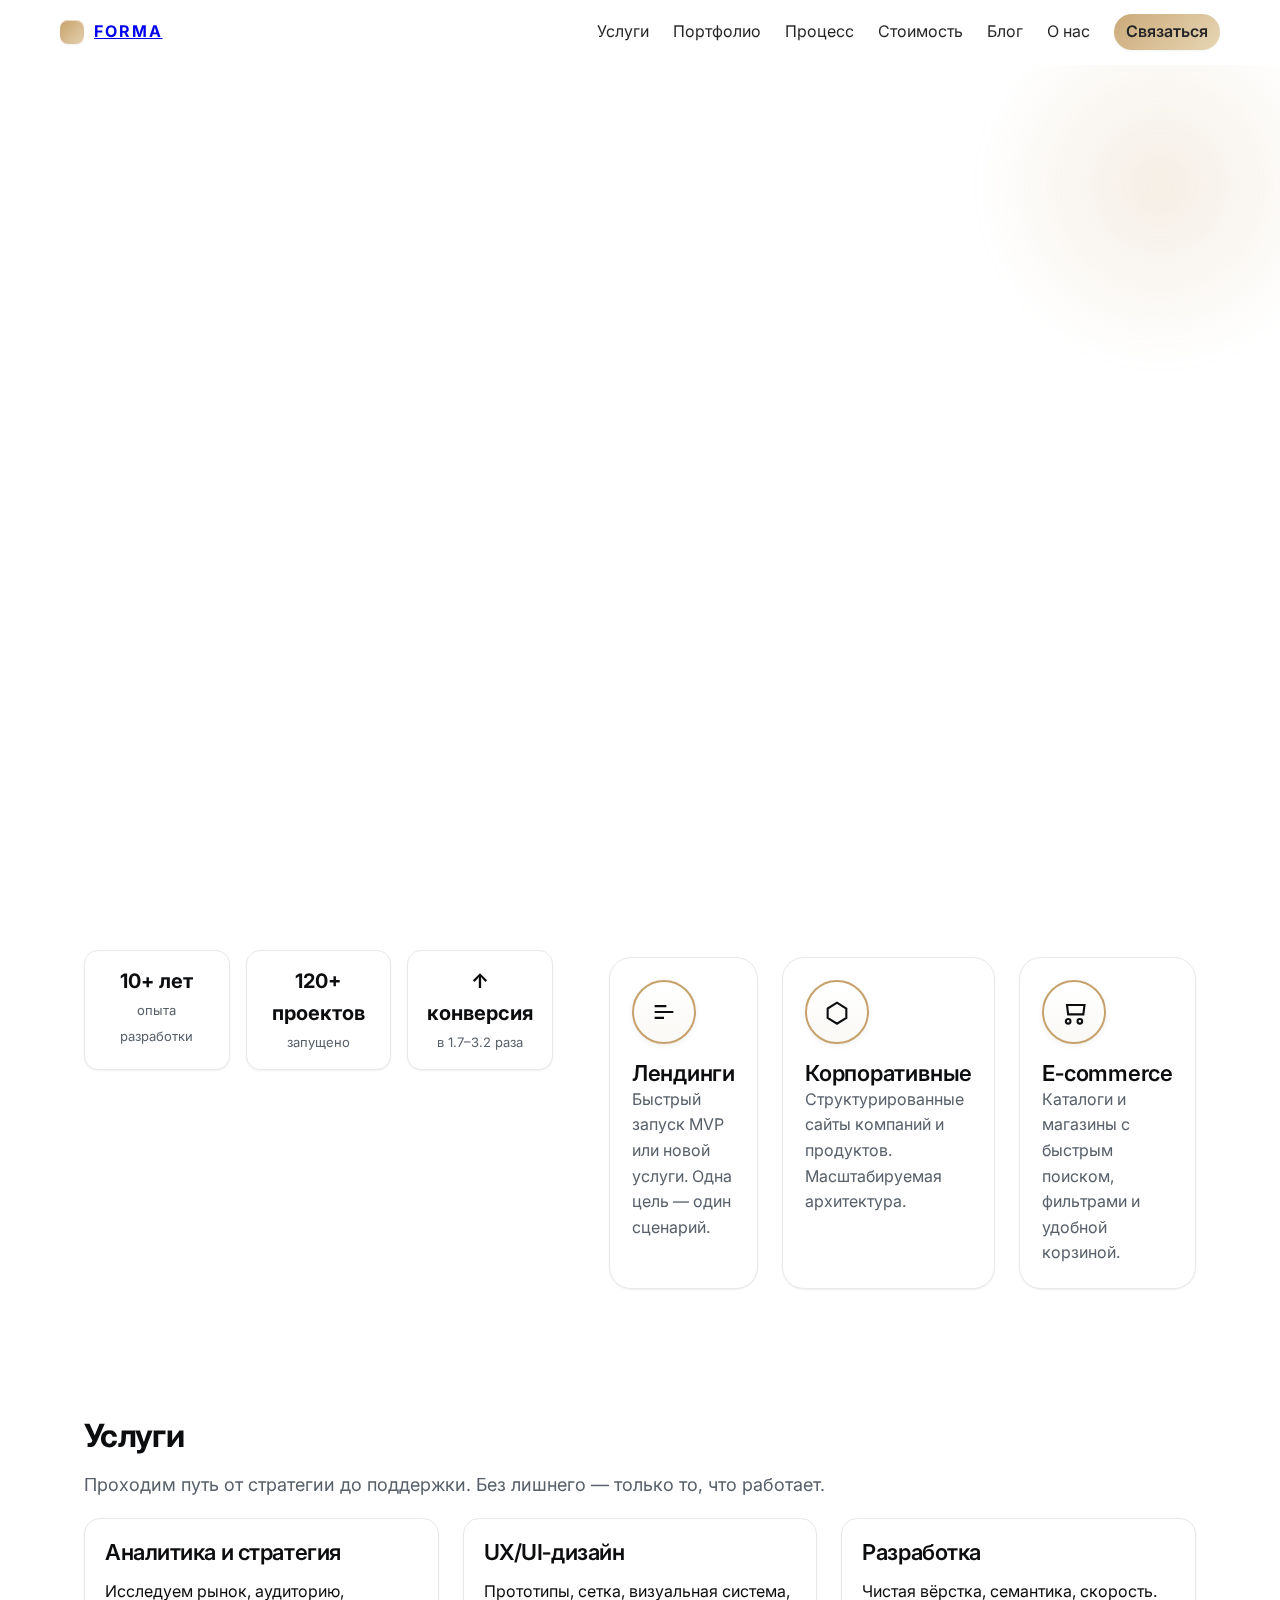
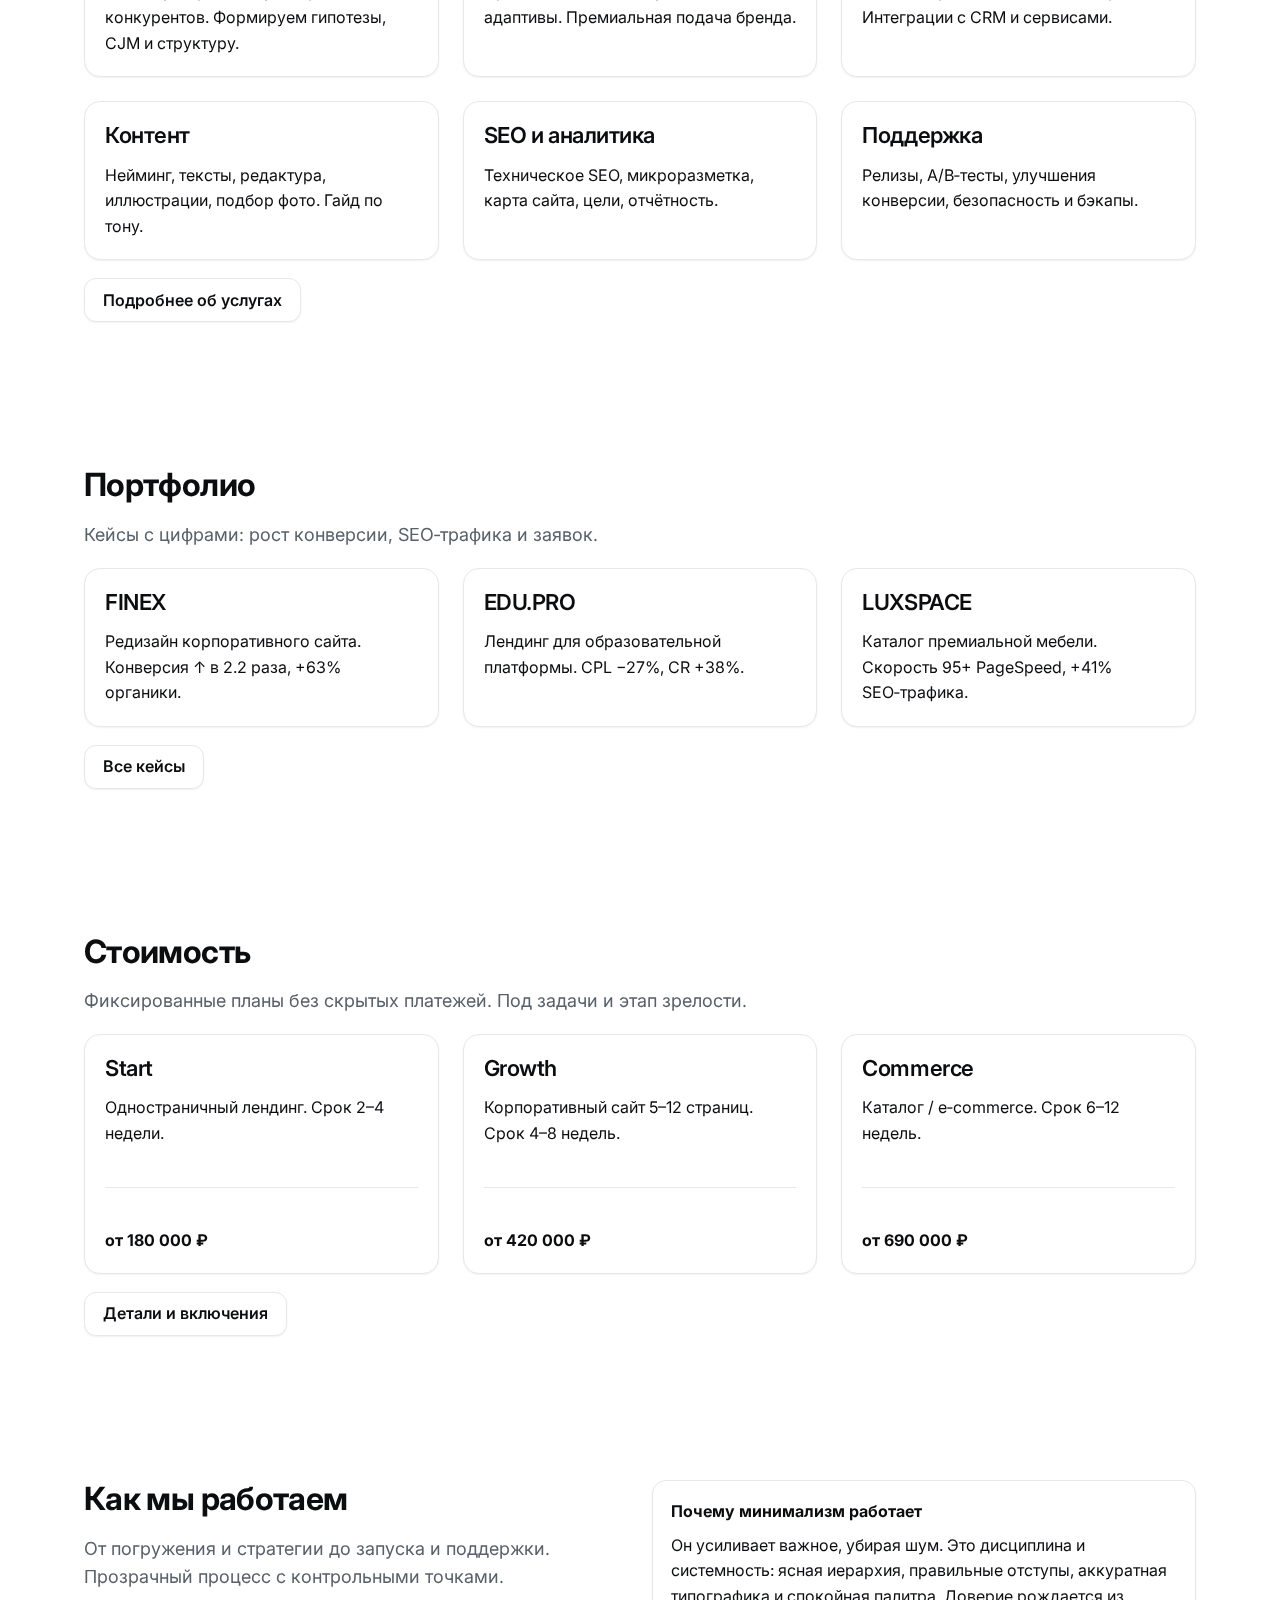
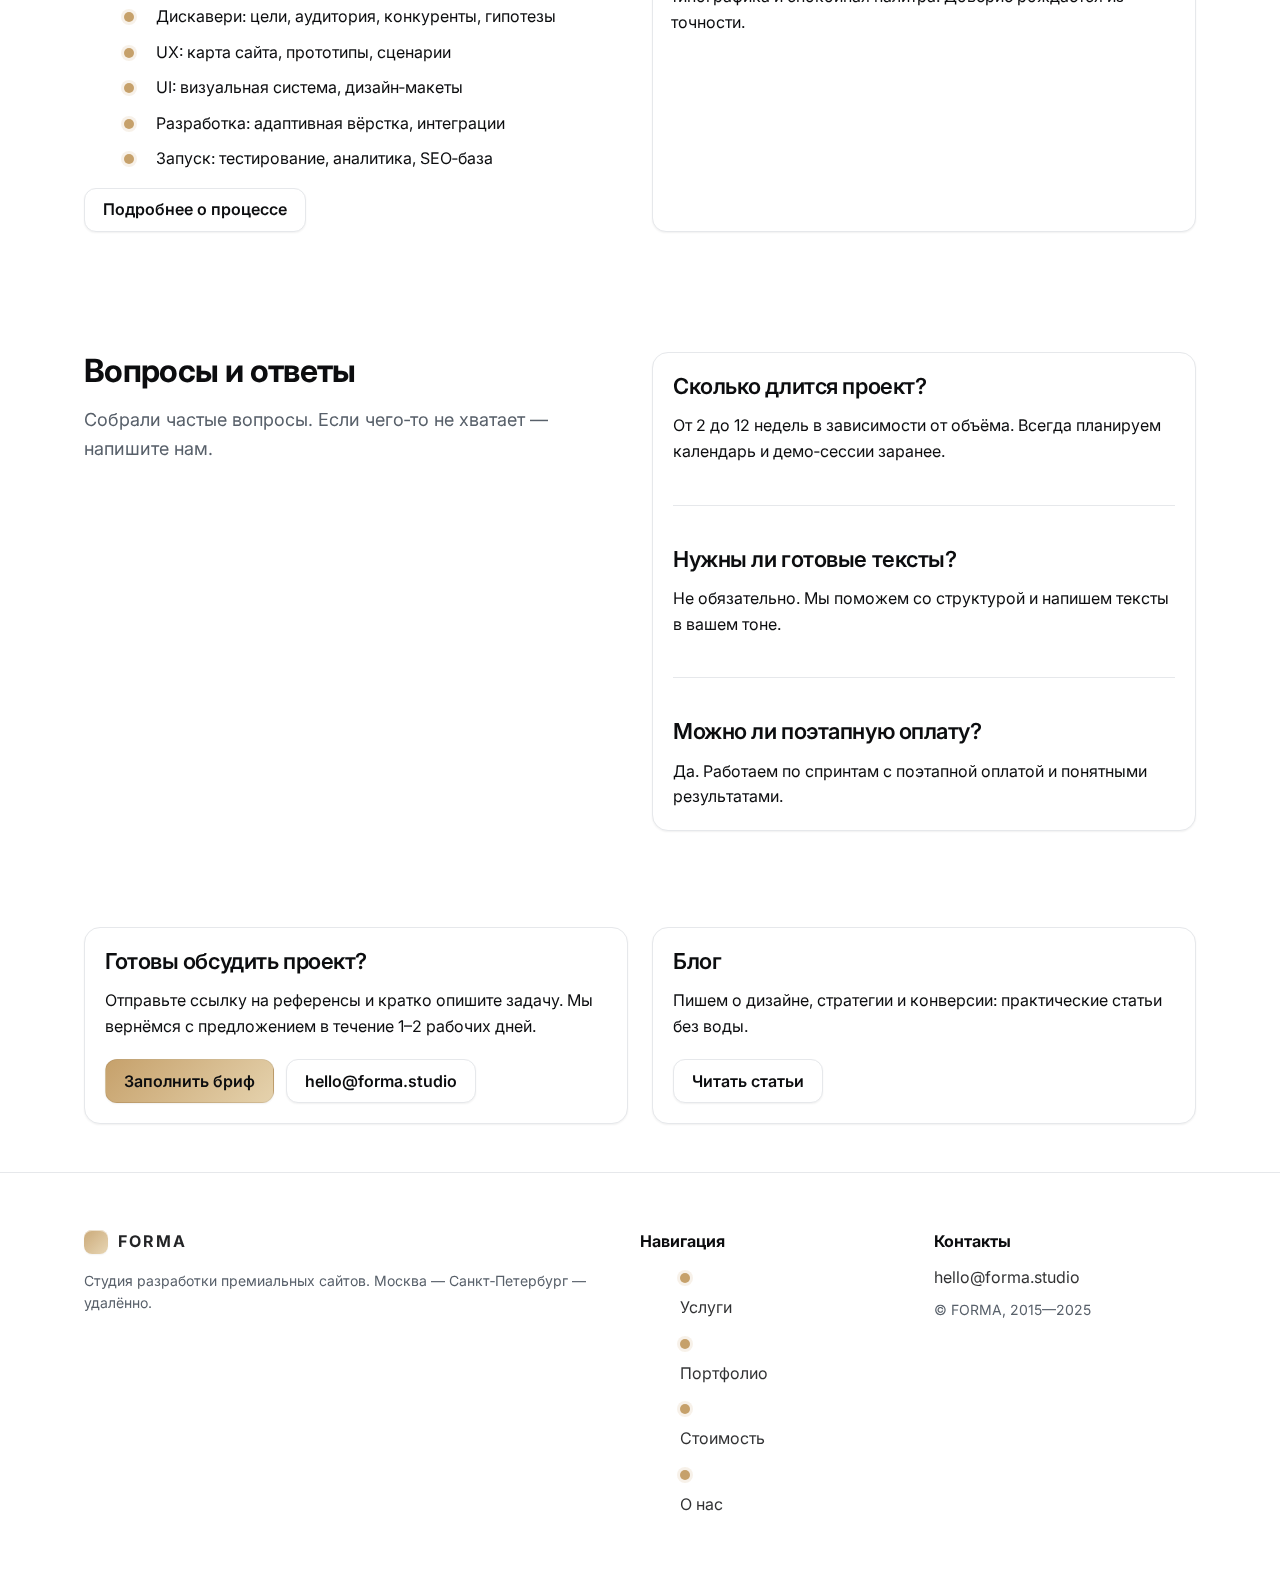
<file: index.html>
<!doctype html>
<html lang="ru">
<head>
  <meta charset="utf-8">
  <meta name="viewport" content="width=device-width, initial-scale=1">
  <title>FORMA — Студия разработки премиальных сайтов</title>
  <meta name="description" content="Разрабатываем премиальные сайты: лендинги, корпоративные, e‑commerce. Стратегия, дизайн, разработка, поддержка. Сайты, которые двигают бизнес вперёд.">
  <meta property="og:title" content="FORMA — Студия разработки премиальных сайтов">
  <meta property="og:description" content="Стратегия, дизайн и разработка сайтов с высокой конверсией. Premium‑минимализм.">
  <meta property="og:type" content="website">
  <link rel="preconnect" href="https://fonts.googleapis.com">
  <link rel="preconnect" href="https://fonts.gstatic.com" crossorigin>
  <link href="https://fonts.googleapis.com/css2?family=Inter:wght@400;500;600;700&display=swap" rel="stylesheet">
  <link rel="stylesheet" href="assets/css/style.css">
  <link rel="icon" href="data:image/svg+xml,%3Csvg xmlns='http://www.w3.org/2000/svg' width='64' height='64'%3E%3Crect width='64' height='64' rx='12' fill='%23c6a16b'/%3E%3Ctext x='50%25' y='58%25' text-anchor='middle' font-family='Arial' font-weight='700' font-size='38' fill='%230c0d0f'%3EF%3C/text%3E%3C/svg%3E">
</head>
<body>
  <header class="header">
    <div class="container header__inner">
      <a href="index.html" class="logo" aria-label="FORMA">
        <span class="logo__mark"></span>
        FORMA
      </a>
      <nav class="nav" data-nav>
        <a href="services.html">Услуги</a>
        <a href="portfolio.html">Портфолио</a>
        <a href="process.html">Процесс</a>
        <a href="pricing.html">Стоимость</a>
        <a href="blog/">Блог</a>
        <a href="about.html">О нас</a>
        <a href="contact.html" class="btn btn--primary" style="height:36px;padding:0 12px">Связаться</a>
      </nav>
      <button class="mobile-toggle" data-mobile-toggle aria-label="Меню">
        <svg width="24" height="24" viewBox="0 0 24 24" fill="none"><path d="M4 7h16M4 12h16M4 17h16" stroke="#0c0d0f" stroke-width="2" stroke-linecap="round"/></svg>
      </button>
    </div>
  </header>

  <main>
    <section class="hero">
      <div class="container hero__wrap">
        <div>
          <div class="badge" data-reveal><span class="badge__dot"></span> Премиальный минимализм. Максимальная ясность.</div>
          <h1 class="hero__title fade-in" style="margin-top:16px">Разрабатываем сайты, которые продают и повышают доверие к бренду</h1>
          <p class="lead" data-reveal>Комплексно: стратегия, UX, визуальная айдентика, адаптивная вёрстка и поисковая оптимизация. Работаем по фиксированным срокам и прозрачной смете.</p>
          <div class="btns" style="margin-top:18px" data-reveal>
            <a href="contact.html" class="btn btn--primary">Оценить проект</a>
            <a href="portfolio.html" class="btn btn--ghost">Смотреть кейсы</a>
          </div>
          <div class="hero__kpi" data-reveal>
            <div class="kpi"><strong>10+ лет</strong><span>опыта разработки</span></div>
            <div class="kpi"><strong>120+ проектов</strong><span>запущено</span></div>
            <div class="kpi"><strong>↑ конверсия</strong><span>в 1.7–3.2 раза</span></div>
          </div>
        </div>
        <div>
          <div class="hero__visual" data-reveal>
            <div class="pv pv--main">
              <div class="pv__header"><span class="pv__dot"></span><span class="pv__dot"></span><span class="pv__dot"></span></div>
              <div class="pv__body">
                <div class="pv__line" style="width:70%"></div>
                <div class="pv__line" style="width:50%"></div>
                <div class="pv__line" style="width:80%"></div>
                <div class="pv__cta"></div>
              </div>
            </div>
            <div class="pv pv--card">
              <div class="pv__body" style="grid-template-columns:1fr; gap:10px">
                <div class="pv__line" style="width:60%"></div>
                <div class="pv__line" style="width:40%"></div>
              </div>
            </div>
            <div class="pv pv--chip">
              <div class="pv__body" style="grid-template-columns:1fr; gap:8px; padding:10px">
                <div class="pv__badge"><span class="badge__dot"></span><span class="small">95+ PageSpeed</span></div>
              </div>
            </div>
          </div>
          <div class="hero__card" style="margin-top:16px" data-reveal>
            <h3>Что вы получите</h3>
            <ul class="list" style="margin-top:10px">
              <li>Сайт с понятной структурой, быстрой загрузкой и чистым кодом</li>
              <li>Единую визуальную систему: сетка, типографика, компоненты</li>
              <li>SEO‑фундамент: корректные мета‑теги, микроразметка, карта сайта</li>
              <li>Подготовку текстов, иллюстраций и рекомендаций по контенту</li>
              <li>Аналитику и цели: подключение GA4/Метка, события и отчёты</li>
            </ul>
          </div>
          <div class="grid-3" style="margin-top:16px" data-reveal>
            <div class="feature-tile">
              <span class="feature-tile__icon" aria-hidden="true">
                <svg viewBox="0 0 24 24"><path d="M4 12h16M4 7h10M4 17h8"/></svg>
              </span>
              <div>
                <h3>Лендинги</h3>
                <p>Быстрый запуск MVP или новой услуги. Одна цель — один сценарий.</p>
              </div>
            </div>
            <div class="feature-tile">
              <span class="feature-tile__icon" aria-hidden="true">
                <svg viewBox="0 0 24 24"><path d="M4 9l8-5 8 5v8l-8 5-8-5z"/></svg>
              </span>
              <div>
                <h3>Корпоративные</h3>
                <p>Структурированные сайты компаний и продуктов. Масштабируемая архитектура.</p>
              </div>
            </div>
            <div class="feature-tile">
              <span class="feature-tile__icon" aria-hidden="true">
                <svg viewBox="0 0 24 24"><path d="M6 6h15l-1 8H7L6 6zm1 12a2 2 0 1 0 0 4 2 2 0 0 0 0-4zm10 0a2 2 0 1 0 .001 4A2 2 0 0 0 17 18z"/></svg>
              </span>
              <div>
                <h3>E‑commerce</h3>
                <p>Каталоги и магазины с быстрым поиском, фильтрами и удобной корзиной.</p>
              </div>
            </div>
          </div>
        </div>
      </div>
    </section>

    <section class="section">
      <div class="container">
        <h2 data-reveal>Услуги</h2>
        <p class="lead" data-reveal>Проходим путь от стратегии до поддержки. Без лишнего — только то, что работает.</p>
        <div class="grid-3" style="margin-top:18px">
          <div class="card" data-reveal>
            <h3>Аналитика и стратегия</h3>
            <p>Исследуем рынок, аудиторию, конкурентов. Формируем гипотезы, CJM и структуру.</p>
          </div>
          <div class="card" data-reveal>
            <h3>UX/UI‑дизайн</h3>
            <p>Прототипы, сетка, визуальная система, адаптивы. Премиальная подача бренда.</p>
          </div>
          <div class="card" data-reveal>
            <h3>Разработка</h3>
            <p>Чистая вёрстка, семантика, скорость. Интеграции с CRM и сервисами.</p>
          </div>
          <div class="card" data-reveal>
            <h3>Контент</h3>
            <p>Нейминг, тексты, редактура, иллюстрации, подбор фото. Гайд по тону.</p>
          </div>
          <div class="card" data-reveal>
            <h3>SEO и аналитика</h3>
            <p>Техническое SEO, микроразметка, карта сайта, цели, отчётность.</p>
          </div>
          <div class="card" data-reveal>
            <h3>Поддержка</h3>
            <p>Релизы, A/B‑тесты, улучшения конверсии, безопасность и бэкапы.</p>
          </div>
        </div>
        <div class="btns" style="margin-top:18px" data-reveal>
          <a href="services.html" class="btn">Подробнее об услугах</a>
        </div>
      </div>
    </section>

    <section class="section">
      <div class="container">
        <h2 data-reveal>Портфолио</h2>
        <p class="lead" data-reveal>Кейсы с цифрами: рост конверсии, SEO‑трафика и заявок.</p>
        <div class="grid-3" style="margin-top:18px">
          <div class="card" data-reveal>
            <h3>FINEX</h3>
            <p>Редизайн корпоративного сайта. Конверсия ↑ в 2.2 раза, +63% органики.</p>
          </div>
          <div class="card" data-reveal>
            <h3>EDU.PRO</h3>
            <p>Лендинг для образовательной платформы. CPL −27%, CR +38%.</p>
          </div>
          <div class="card" data-reveal>
            <h3>LUXSPACE</h3>
            <p>Каталог премиальной мебели. Скорость 95+ PageSpeed, +41% SEO‑трафика.</p>
          </div>
        </div>
        <div class="btns" style="margin-top:18px" data-reveal>
          <a href="portfolio.html" class="btn">Все кейсы</a>
        </div>
      </div>
    </section>

    <section class="section">
      <div class="container">
        <h2 data-reveal>Стоимость</h2>
        <p class="lead" data-reveal>Фиксированные планы без скрытых платежей. Под задачи и этап зрелости.</p>
        <div class="grid-3" style="margin-top:18px">
          <div class="card" data-reveal>
            <h3>Start</h3>
            <p>Одностраничный лендинг. Срок 2–4 недели.</p>
            <hr><p><strong>от 180 000 ₽</strong></p>
          </div>
          <div class="card" data-reveal>
            <h3>Growth</h3>
            <p>Корпоративный сайт 5–12 страниц. Срок 4–8 недель.</p>
            <hr><p><strong>от 420 000 ₽</strong></p>
          </div>
          <div class="card" data-reveal>
            <h3>Commerce</h3>
            <p>Каталог / e‑commerce. Срок 6–12 недель.</p>
            <hr><p><strong>от 690 000 ₽</strong></p>
          </div>
        </div>
        <div class="btns" style="margin-top:18px" data-reveal>
          <a href="pricing.html" class="btn">Детали и включения</a>
        </div>
      </div>
    </section>

    <section class="section">
      <div class="container">
        <div class="grid-2">
          <div data-reveal>
            <h2>Как мы работаем</h2>
            <p class="lead">От погружения и стратегии до запуска и поддержки. Прозрачный процесс с контрольными точками.</p>
            <ul class="list" style="margin-top:10px">
              <li>Дискавери: цели, аудитория, конкуренты, гипотезы</li>
              <li>UX: карта сайта, прототипы, сценарии</li>
              <li>UI: визуальная система, дизайн‑макеты</li>
              <li>Разработка: адаптивная вёрстка, интеграции</li>
              <li>Запуск: тестирование, аналитика, SEO‑база</li>
            </ul>
            <div class="btns" style="margin-top:14px">
              <a href="process.html" class="btn">Подробнее о процессе</a>
            </div>
          </div>
          <div class="quote" data-reveal>
            <strong>Почему минимализм работает</strong>
            <p style="margin:8px 0 0">Он усиливает важное, убирая шум. Это дисциплина и системность: ясная иерархия, правильные отступы, аккуратная типографика и спокойная палитра. Доверие рождается из точности.</p>
          </div>
        </div>
      </div>
    </section>

    <section class="section section--tight">
      <div class="container">
        <div class="grid-2">
          <div data-reveal>
            <h2>Вопросы и ответы</h2>
            <p class="lead">Собрали частые вопросы. Если чего‑то не хватает — напишите нам.</p>
          </div>
          <div class="card" data-reveal>
            <h3>Сколько длится проект?</h3>
            <p>От 2 до 12 недель в зависимости от объёма. Всегда планируем календарь и демо‑сессии заранее.</p>
            <hr>
            <h3>Нужны ли готовые тексты?</h3>
            <p>Не обязательно. Мы поможем со структурой и напишем тексты в вашем тоне.</p>
            <hr>
            <h3>Можно ли поэтапную оплату?</h3>
            <p>Да. Работаем по спринтам с поэтапной оплатой и понятными результатами.</p>
          </div>
        </div>
      </div>
    </section>

    <section class="section section--tight">
      <div class="container">
        <div class="grid-2">
          <div class="card" data-reveal>
            <h3>Готовы обсудить проект?</h3>
            <p>Отправьте ссылку на референсы и кратко опишите задачу. Мы вернёмся с предложением в течение 1–2 рабочих дней.</p>
            <div class="btns" style="margin-top:12px">
              <a href="contact.html" class="btn btn--primary">Заполнить бриф</a>
              <a href="mailto:hello@forma.studio" class="btn">hello@forma.studio</a>
            </div>
          </div>
          <div class="card" data-reveal>
            <h3>Блог</h3>
            <p>Пишем о дизайне, стратегии и конверсии: практические статьи без воды.</p>
            <div class="btns" style="margin-top:12px"><a href="blog/" class="btn">Читать статьи</a></div>
          </div>
        </div>
      </div>
    </section>
  </main>

  <footer class="footer">
    <div class="container">
      <div class="footer__top">
        <div>
          <div class="logo"><span class="logo__mark"></span>FORMA</div>
          <p class="small" style="margin-top:8px">Студия разработки премиальных сайтов. Москва — Санкт‑Петербург — удалённо.</p>
        </div>
        <div>
          <strong>Навигация</strong>
          <ul class="list" style="margin-top:10px">
            <li style="grid-template-columns:auto 1fr"><span></span><a href="services.html">Услуги</a></li>
            <li style="grid-template-columns:auto 1fr"><span></span><a href="portfolio.html">Портфолио</a></li>
            <li style="grid-template-columns:auto 1fr"><span></span><a href="pricing.html">Стоимость</a></li>
            <li style="grid-template-columns:auto 1fr"><span></span><a href="about.html">О нас</a></li>
          </ul>
        </div>
        <div>
          <strong>Контакты</strong>
          <p style="margin:10px 0 0"><a href="mailto:hello@forma.studio">hello@forma.studio</a></p>
          <p class="small" style="margin-top:8px">© FORMA, 2015—2025</p>
        </div>
      </div>
    </div>
  </footer>

  <script src="assets/js/main.js" defer></script>
</body>
</html>
</file>
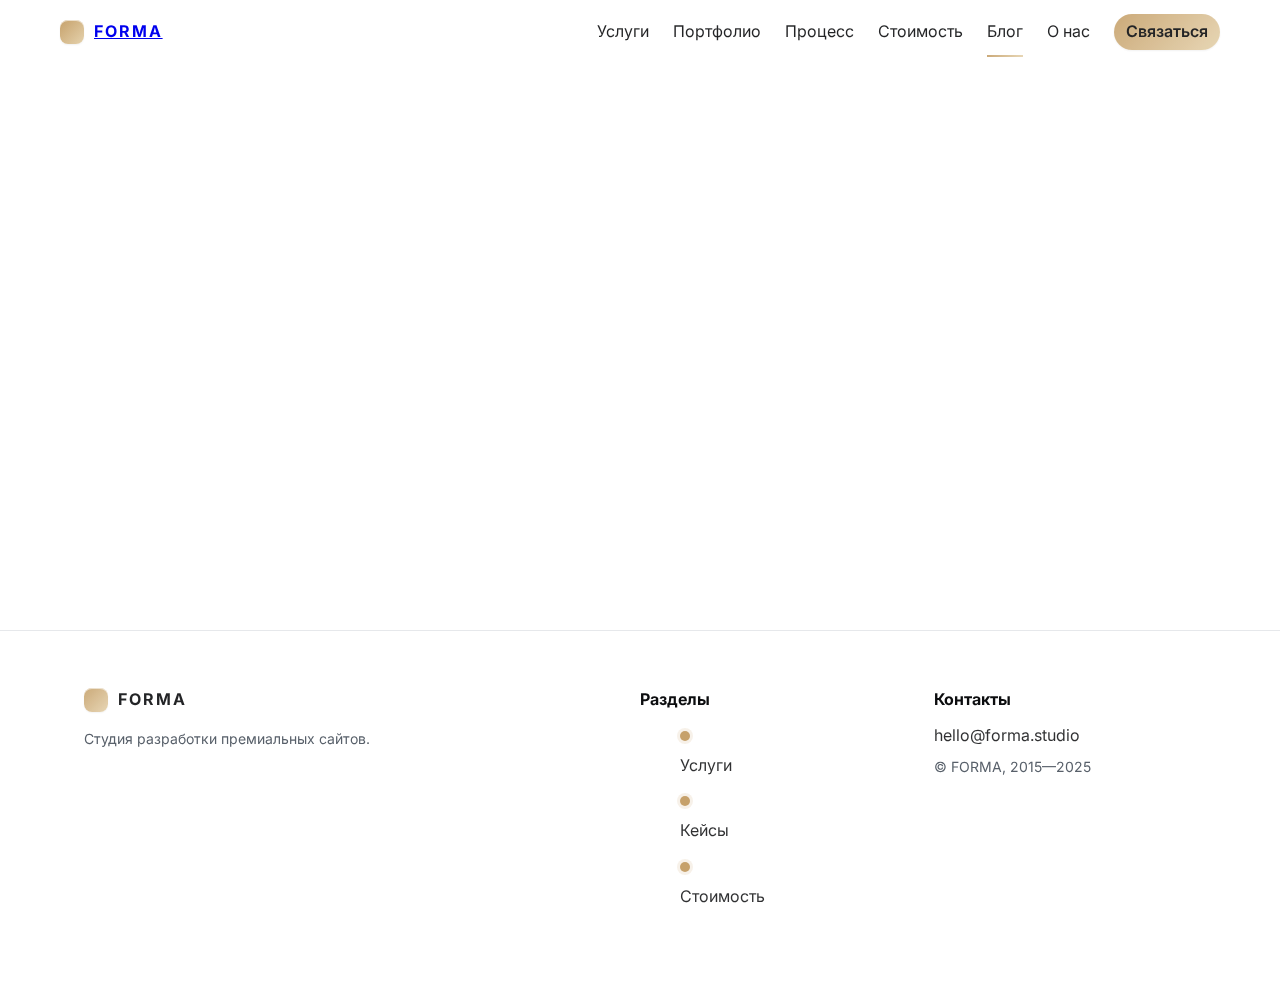
<file: blog/index.html>
<!doctype html>
<html lang="ru">
<head>
  <meta charset="utf-8">
  <meta name="viewport" content="width=device-width, initial-scale=1">
  <title>Блог — FORMA</title>
  <meta name="description" content="Практика дизайна и разработки: минимализм, стратегия, тексты и SEO.">
  <link rel="preconnect" href="https://fonts.googleapis.com">
  <link rel="preconnect" href="https://fonts.gstatic.com" crossorigin>
  <link href="https://fonts.googleapis.com/css2?family=Inter:wght@400;500;600;700&display=swap" rel="stylesheet">
  <link rel="stylesheet" href="../assets/css/style.css">
</head>
<body>
  <header class="header">
    <div class="container header__inner">
      <a href="../index.html" class="logo" aria-label="FORMA"><span class="logo__mark"></span>FORMA</a>
      <nav class="nav" data-nav>
        <a href="../services.html">Услуги</a>
        <a href="../portfolio.html">Портфолио</a>
        <a href="../process.html">Процесс</a>
        <a href="../pricing.html">Стоимость</a>
        <a href="../blog/" aria-current="page">Блог</a>
        <a href="../about.html">О нас</a>
        <a href="../contact.html" class="btn btn--primary" style="height:36px;padding:0 12px">Связаться</a>
      </nav>
      <button class="mobile-toggle" data-mobile-toggle aria-label="Меню">
        <svg width="24" height="24" viewBox="0 0 24 24" fill="none"><path d="M4 7h16M4 12h16M4 17h16" stroke="#0c0d0f" stroke-width="2" stroke-linecap="round"/></svg>
      </button>
    </div>
  </header>

  <main>
    <section class="section">
      <div class="container">
        <div class="badge" data-reveal><span class="badge__dot"></span> Блог</div>
        <h1 style="margin-top:16px" data-reveal>Статьи о дизайне, стратегии и росте</h1>
        <p class="lead" data-reveal>Коротко, по делу и с примерами. Пишем о том, как делать сайты, которые работают.</p>
      </div>
    </section>

    <section class="section section--tight">
      <div class="container grid-3">
        <article class="card" data-reveal>
          <h3><a href="minimalism.html" style="text-decoration:none;color:inherit">Почему минимализм продаёт</a></h3>
          <p>Ясность, иерархия и дисциплина: как минимализм повышает конверсию.</p>
        </article>
        <article class="card" data-reveal>
          <h3><a href="brief.html" style="text-decoration:none;color:inherit">Идеальный бриф за 30 минут</a></h3>
          <p>Структура брифа, вопросы и ссылки, которые экономят недели.</p>
        </article>
        <article class="card" data-reveal>
          <h3><a href="seo-foundation.html" style="text-decoration:none;color:inherit">SEO‑фундамент для нового сайта</a></h3>
          <p>Чек‑лист: от мета‑тегов и robots до микроразметки и карт сайта.</p>
        </article>
      </div>
    </section>
  </main>

  <footer class="footer">
    <div class="container">
      <div class="footer__top">
        <div>
          <div class="logo"><span class="logo__mark"></span>FORMA</div>
          <p class="small" style="margin-top:8px">Студия разработки премиальных сайтов.</p>
        </div>
        <div>
          <strong>Разделы</strong>
          <ul class="list" style="margin-top:10px">
            <li style="grid-template-columns:auto 1fr"><span></span><a href="../services.html">Услуги</a></li>
            <li style="grid-template-columns:auto 1fr"><span></span><a href="../portfolio.html">Кейсы</a></li>
            <li style="grid-template-columns:auto 1fr"><span></span><a href="../pricing.html">Стоимость</a></li>
          </ul>
        </div>
        <div>
          <strong>Контакты</strong>
          <p style="margin:10px 0 0"><a href="mailto:hello@forma.studio">hello@forma.studio</a></p>
          <p class="small" style="margin-top:8px">© FORMA, 2015—2025</p>
        </div>
      </div>
    </div>
  </footer>
  <script src="../assets/js/main.js" defer></script>
</body>
</html>
</file>
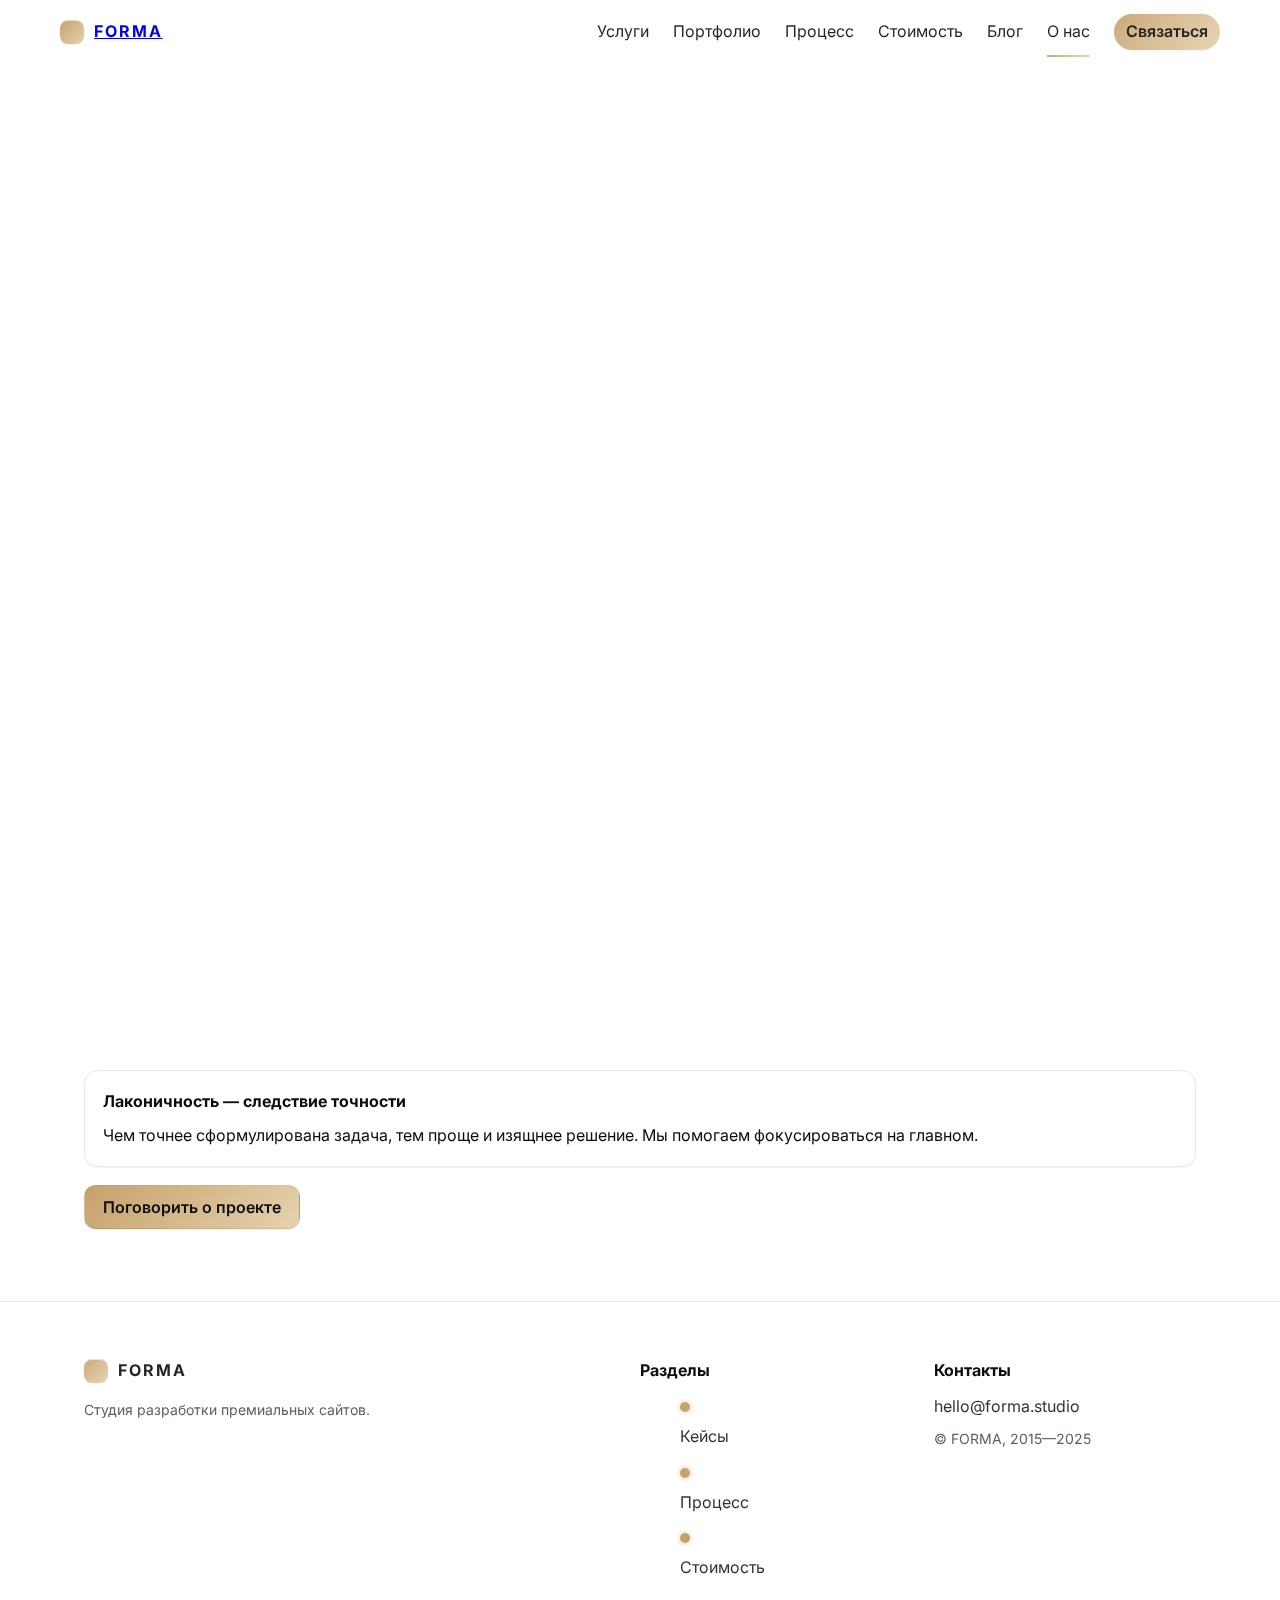
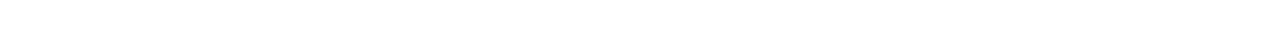
<file: about.html>
<!doctype html>
<html lang="ru">
<head>
  <meta charset="utf-8">
  <meta name="viewport" content="width=device-width, initial-scale=1">
  <title>О нас — FORMA</title>
  <meta name="description" content="Кто мы: ценности, подход и команда FORMA. Делаем минималистичные премиальные сайты.">
  <link rel="preconnect" href="https://fonts.googleapis.com">
  <link rel="preconnect" href="https://fonts.gstatic.com" crossorigin>
  <link href="https://fonts.googleapis.com/css2?family=Inter:wght@400;500;600;700&display=swap" rel="stylesheet">
  <link rel="stylesheet" href="assets/css/style.css">
</head>
<body>
  <header class="header">
    <div class="container header__inner">
      <a href="index.html" class="logo" aria-label="FORMA"><span class="logo__mark"></span>FORMA</a>
      <nav class="nav" data-nav>
        <a href="services.html">Услуги</a>
        <a href="portfolio.html">Портфолио</a>
        <a href="process.html">Процесс</a>
        <a href="pricing.html">Стоимость</a>
        <a href="blog/">Блог</a>
        <a href="about.html" aria-current="page">О нас</a>
        <a href="contact.html" class="btn btn--primary" style="height:36px;padding:0 12px">Связаться</a>
      </nav>
      <button class="mobile-toggle" data-mobile-toggle aria-label="Меню">
        <svg width="24" height="24" viewBox="0 0 24 24" fill="none"><path d="M4 7h16M4 12h16M4 17h16" stroke="#0c0d0f" stroke-width="2" stroke-linecap="round"/></svg>
      </button>
    </div>
  </header>

  <main>
    <section class="section">
      <div class="container">
        <div class="badge" data-reveal><span class="badge__dot"></span> О нас</div>
        <h1 style="margin-top:16px" data-reveal>Мы верим в силу ясности и дисциплины</h1>
        <p class="lead" data-reveal>Минимализм — это не про пустоту, а про выбор важного. Мы создаём сайты, которые выдерживают время и рост бизнеса.</p>
      </div>
    </section>

    <section class="section section--tight">
      <div class="container grid-2">
        <div class="card" data-reveal>
          <h2>Принципы FORMA</h2>
          <ul class="list" style="margin-top:10px">
            <li>Чёткая структура и типографика важнее эффектов</li>
            <li>Дизайн — это система, а не набор картинок</li>
            <li>Скорость и доступность — часть опыта</li>
            <li>Контент ведёт, визуал поддерживает</li>
            <li>Решения должны быть измеримыми</li>
          </ul>
        </div>
        <div class="card" data-reveal>
          <h2>Подход</h2>
          <p>Мы начинаем с понимания задачи бизнеса и пользователей. Дальше — формируем стратегию, создаём компонентную систему и вёрстаем чисто и быстро. На всё — здравый смысл и доказуемые решения.</p>
        </div>
      </div>
    </section>

    <section class="section section--tight">
      <div class="container grid-3">
        <div class="card" data-reveal>
          <h3>Опыт</h3>
          <p>10+ лет в продуктовой и агентской разработке, 120+ проектов.</p>
        </div>
        <div class="card" data-reveal>
          <h3>Ниша</h3>
          <p>B2B, технологические компании, образование, интерьер и девелопмент.</p>
        </div>
        <div class="card" data-reveal>
          <h3>Инструменты</h3>
          <p>Figma, Linear, Notion, GA4/Метка. Общение — Slack/Telegram.</p>
        </div>
      </div>
    </section>

    <section class="section">
      <div class="container">
        <div class="quote" data-reveal>
          <strong>Лаконичность — следствие точности</strong>
          <p style="margin:8px 0 0">Чем точнее сформулирована задача, тем проще и изящнее решение. Мы помогаем фокусироваться на главном.</p>
        </div>
        <div class="btns" style="margin-top:18px" data-reveal>
          <a class="btn btn--primary" href="contact.html">Поговорить о проекте</a>
        </div>
      </div>
    </section>
  </main>

  <footer class="footer">
    <div class="container">
      <div class="footer__top">
        <div>
          <div class="logo"><span class="logo__mark"></span>FORMA</div>
          <p class="small" style="margin-top:8px">Студия разработки премиальных сайтов.</p>
        </div>
        <div>
          <strong>Разделы</strong>
          <ul class="list" style="margin-top:10px">
            <li style="grid-template-columns:auto 1fr"><span></span><a href="portfolio.html">Кейсы</a></li>
            <li style="grid-template-columns:auto 1fr"><span></span><a href="process.html">Процесс</a></li>
            <li style="grid-template-columns:auto 1fr"><span></span><a href="pricing.html">Стоимость</a></li>
          </ul>
        </div>
        <div>
          <strong>Контакты</strong>
          <p style="margin:10px 0 0"><a href="mailto:hello@forma.studio">hello@forma.studio</a></p>
          <p class="small" style="margin-top:8px">© FORMA, 2015—2025</p>
        </div>
      </div>
    </div>
  </footer>
  <script src="assets/js/main.js" defer></script>
</body>
</html>
</file>
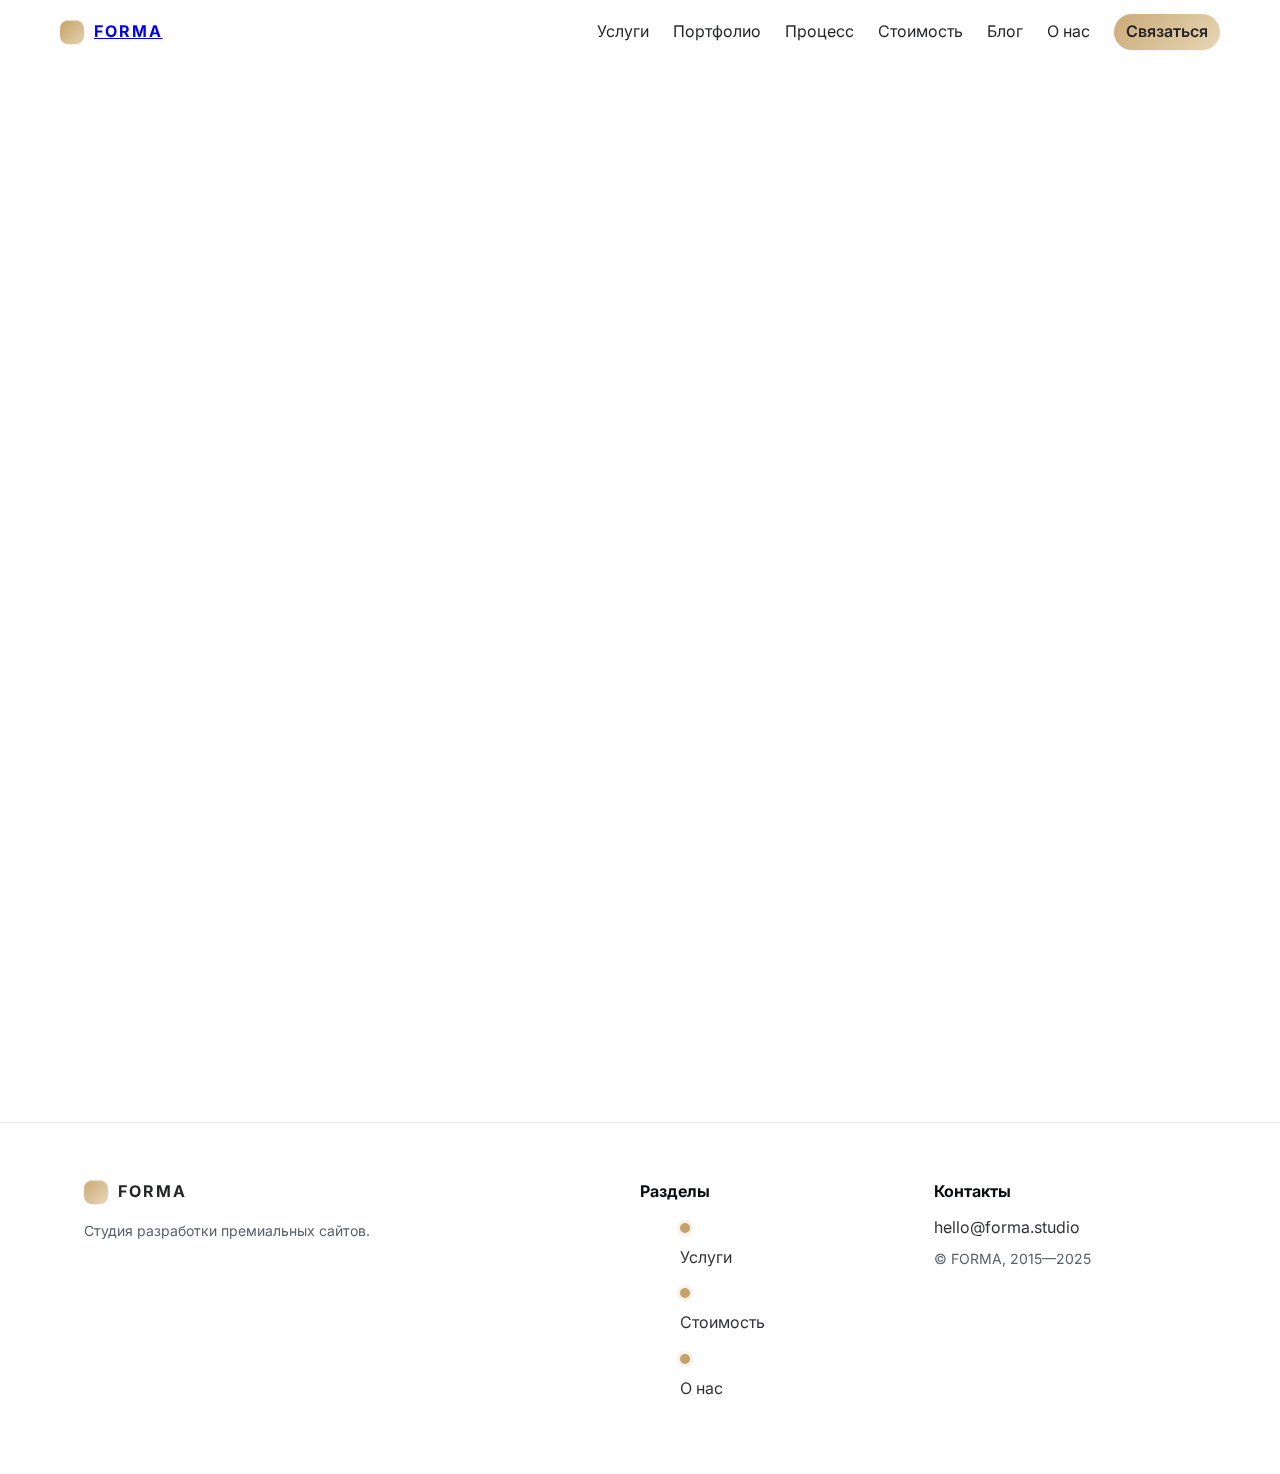
<file: contact.html>
<!doctype html>
<html lang="ru">
<head>
  <meta charset="utf-8">
  <meta name="viewport" content="width=device-width, initial-scale=1">
  <title>Связаться — FORMA</title>
  <meta name="description" content="Расскажите о задаче: сроки, бюджет, ссылки на референсы. Ответим в течение 1–2 рабочих дней.">
  <link rel="preconnect" href="https://fonts.googleapis.com">
  <link rel="preconnect" href="https://fonts.gstatic.com" crossorigin>
  <link href="https://fonts.googleapis.com/css2?family=Inter:wght@400;500;600;700&display=swap" rel="stylesheet">
  <link rel="stylesheet" href="assets/css/style.css">
</head>
<body>
  <header class="header">
    <div class="container header__inner">
      <a href="index.html" class="logo" aria-label="FORMA"><span class="logo__mark"></span>FORMA</a>
      <nav class="nav" data-nav>
        <a href="services.html">Услуги</a>
        <a href="portfolio.html">Портфолио</a>
        <a href="process.html">Процесс</a>
        <a href="pricing.html">Стоимость</a>
        <a href="blog/">Блог</a>
        <a href="about.html">О нас</a>
        <a href="contact.html" class="btn btn--primary" style="height:36px;padding:0 12px" aria-current="page">Связаться</a>
      </nav>
      <button class="mobile-toggle" data-mobile-toggle aria-label="Меню">
        <svg width="24" height="24" viewBox="0 0 24 24" fill="none"><path d="M4 7h16M4 12h16M4 17h16" stroke="#0c0d0f" stroke-width="2" stroke-linecap="round"/></svg>
      </button>
    </div>
  </header>

  <main>
    <section class="section">
      <div class="container">
        <div class="badge" data-reveal><span class="badge__dot"></span> Связаться</div>
        <h1 style="margin-top:16px" data-reveal>Расскажите о проекте</h1>
        <p class="lead" data-reveal>Опишите цели, сроки и ограничения. Приложите ссылки на референсы и текущий сайт. Ответим с предложением в течение 1–2 рабочих дней.</p>
      </div>
    </section>

    <section class="section section--tight">
      <div class="container grid-2">
        <div class="card" data-reveal>
          <h2>Бриф</h2>
          <form action="mailto:hello@forma.studio" method="post" enctype="text/plain">
            <div style="display:grid; gap: 12px;">
              <input class="input" type="text" name="Имя" placeholder="Ваше имя" required>
              <input class="input" type="email" name="Email" placeholder="Email" required>
              <input class="input" type="text" name="Компания" placeholder="Компания (необязательно)">
              <select class="input" name="Бюджет" required>
                <option value="" disabled selected>Бюджет</option>
                <option>до 200 000 ₽</option>
                <option>200 000–500 000 ₽</option>
                <option>500 000–1 000 000 ₽</option>
                <option>1 000 000+ ₽</option>
              </select>
              <select class="input" name="Сроки" required>
                <option value="" disabled selected>Сроки</option>
                <option>2–4 недели</option>
                <option>4–8 недель</option>
                <option>2–3 месяца</option>
                <option>3+ месяца</option>
              </select>
              <textarea class="textarea" name="Задача" placeholder="Кратко опишите задачу, ссылки на референсы и текущий сайт" required></textarea>
              <div class="btns"><button class="btn btn--primary" type="submit">Отправить</button><a class="btn" href="mailto:hello@forma.studio">Написать на email</a></div>
            </div>
          </form>
          <p class="small" style="margin-top:10px">Нажимая «Отправить», вы отправите письмо через почтовый клиент. Или напишите нам напрямую на hello@forma.studio.</p>
        </div>
        <div class="card" data-reveal>
          <h2>Контакты</h2>
          <p>Почта: <a href="mailto:hello@forma.studio">hello@forma.studio</a></p>
          <p>Встречи: онлайн по договорённости. Москва / Санкт‑Петербург.</p>
          <hr>
          <h3>Частые вопросы</h3>
          <p><strong>Поэтапная оплата?</strong> Да, работаем по спринтам.</p>
          <p><strong>Договор и закрывающие?</strong> Да, предоставляем.</p>
          <p><strong>Сроки?</strong> От 2 до 12 недель в зависимости от объёма.</p>
        </div>
      </div>
    </section>
  </main>

  <footer class="footer">
    <div class="container">
      <div class="footer__top">
        <div>
          <div class="logo"><span class="logo__mark"></span>FORMA</div>
          <p class="small" style="margin-top:8px">Студия разработки премиальных сайтов.</p>
        </div>
        <div>
          <strong>Разделы</strong>
          <ul class="list" style="margin-top:10px">
            <li style="grid-template-columns:auto 1fr"><span></span><a href="services.html">Услуги</a></li>
            <li style="grid-template-columns:auto 1fr"><span></span><a href="pricing.html">Стоимость</a></li>
            <li style="grid-template-columns:auto 1fr"><span></span><a href="about.html">О нас</a></li>
          </ul>
        </div>
        <div>
          <strong>Контакты</strong>
          <p style="margin:10px 0 0"><a href="mailto:hello@forma.studio">hello@forma.studio</a></p>
          <p class="small" style="margin-top:8px">© FORMA, 2015—2025</p>
        </div>
      </div>
    </div>
  </footer>
  <script src="assets/js/main.js" defer></script>
</body>
</html>
</file>
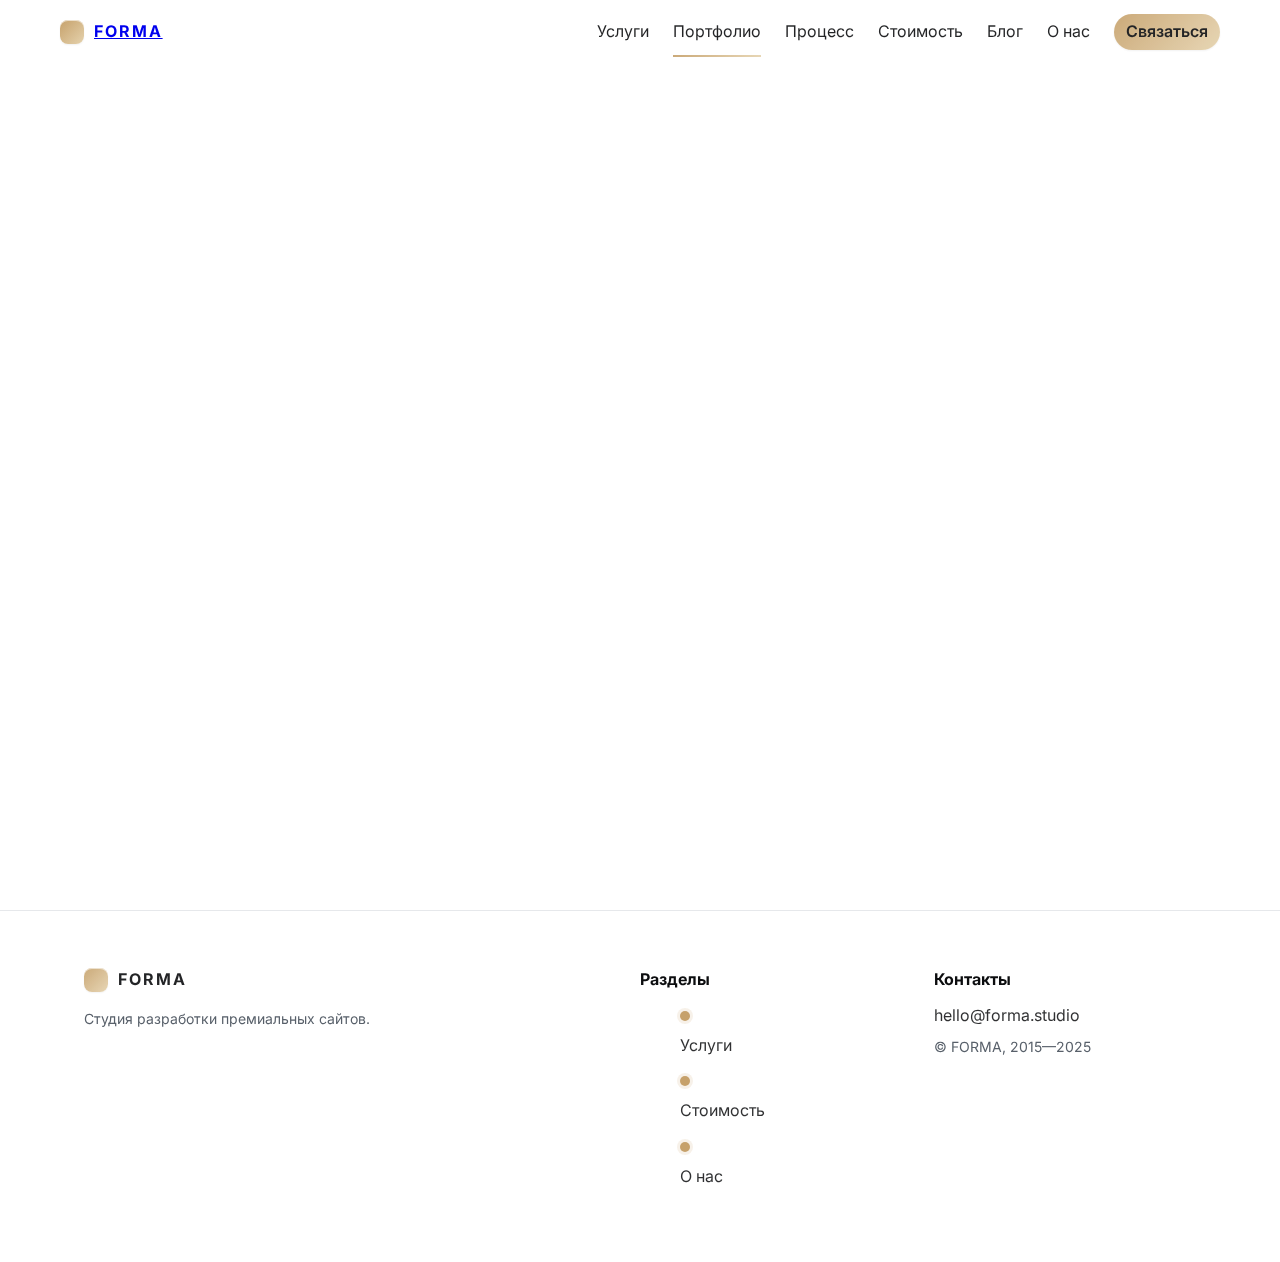
<file: portfolio.html>
<!doctype html>
<html lang="ru">
<head>
  <meta charset="utf-8">
  <meta name="viewport" content="width=device-width, initial-scale=1">
  <title>Портфолио — FORMA</title>
  <meta name="description" content="Кейсы от стартапов до корпораций: рост конверсии, трафика и выручки.">
  <link rel="preconnect" href="https://fonts.googleapis.com">
  <link rel="preconnect" href="https://fonts.gstatic.com" crossorigin>
  <link href="https://fonts.googleapis.com/css2?family=Inter:wght@400;500;600;700&display=swap" rel="stylesheet">
  <link rel="stylesheet" href="assets/css/style.css">
</head>
<body>
  <header class="header">
    <div class="container header__inner">
      <a href="index.html" class="logo" aria-label="FORMA"><span class="logo__mark"></span>FORMA</a>
      <nav class="nav" data-nav>
        <a href="services.html">Услуги</a>
        <a href="portfolio.html" aria-current="page">Портфолио</a>
        <a href="process.html">Процесс</a>
        <a href="pricing.html">Стоимость</a>
        <a href="blog/">Блог</a>
        <a href="about.html">О нас</a>
        <a href="contact.html" class="btn btn--primary" style="height:36px;padding:0 12px">Связаться</a>
      </nav>
      <button class="mobile-toggle" data-mobile-toggle aria-label="Меню">
        <svg width="24" height="24" viewBox="0 0 24 24" fill="none"><path d="M4 7h16M4 12h16M4 17h16" stroke="#0c0d0f" stroke-width="2" stroke-linecap="round"/></svg>
      </button>
    </div>
  </header>

  <main>
    <section class="section">
      <div class="container">
        <div class="badge" data-reveal><span class="badge__dot"></span> Портфолио</div>
        <h1 style="margin-top:16px" data-reveal>Кейсы с понятной пользой для бизнеса</h1>
        <p class="lead" data-reveal>Мы измеряем результат: конверсия, SEO‑трафик, скорость загрузки, снижение стоимости лида.</p>
      </div>
    </section>

    <section class="section section--tight">
      <div class="container grid-3">
        <article class="card" data-reveal>
          <h3>FINEX — корпоративный сайт</h3>
          <p>Аудит и редизайн. Навигация упрощена, контент структурирован. CR ↑ 2.2×, +63% органики, скорость 95/100.</p>
        </article>
        <article class="card" data-reveal>
          <h3>EDU.PRO — лендинг</h3>
          <p>Позиционирование, тексты, воронка. CPL −27%, CR +38%. 2 недели от брифа до запуска рекламы.</p>
        </article>
        <article class="card" data-reveal>
          <h3>LUXSPACE — каталог</h3>
          <p>Студия интерьеров. Поиск, фильтры, подборки. +41% SEO‑трафика за 3 месяца.</p>
        </article>
      </div>
    </section>

    <section class="section section--tight">
      <div class="container">
        <div class="quote" data-reveal>
          <strong>Подход к кейсам</strong>
          <p style="margin:8px 0 0">Показываем не только визуал, но и решения: проблему, гипотезы, решения и метрики. Если нужно — презентуем проект в формате короткого звонка.</p>
        </div>
        <div class="btns" style="margin-top:18px" data-reveal>
          <a class="btn btn--primary" href="contact.html">Обсудить ваш кейс</a>
        </div>
      </div>
    </section>
  </main>

  <footer class="footer">
    <div class="container">
      <div class="footer__top">
        <div>
          <div class="logo"><span class="logo__mark"></span>FORMA</div>
          <p class="small" style="margin-top:8px">Студия разработки премиальных сайтов.</p>
        </div>
        <div>
          <strong>Разделы</strong>
          <ul class="list" style="margin-top:10px">
            <li style="grid-template-columns:auto 1fr"><span></span><a href="services.html">Услуги</a></li>
            <li style="grid-template-columns:auto 1fr"><span></span><a href="pricing.html">Стоимость</a></li>
            <li style="grid-template-columns:auto 1fr"><span></span><a href="about.html">О нас</a></li>
          </ul>
        </div>
        <div>
          <strong>Контакты</strong>
          <p style="margin:10px 0 0"><a href="mailto:hello@forma.studio">hello@forma.studio</a></p>
          <p class="small" style="margin-top:8px">© FORMA, 2015—2025</p>
        </div>
      </div>
    </div>
  </footer>
  <script src="assets/js/main.js" defer></script>
</body>
</html>
</file>
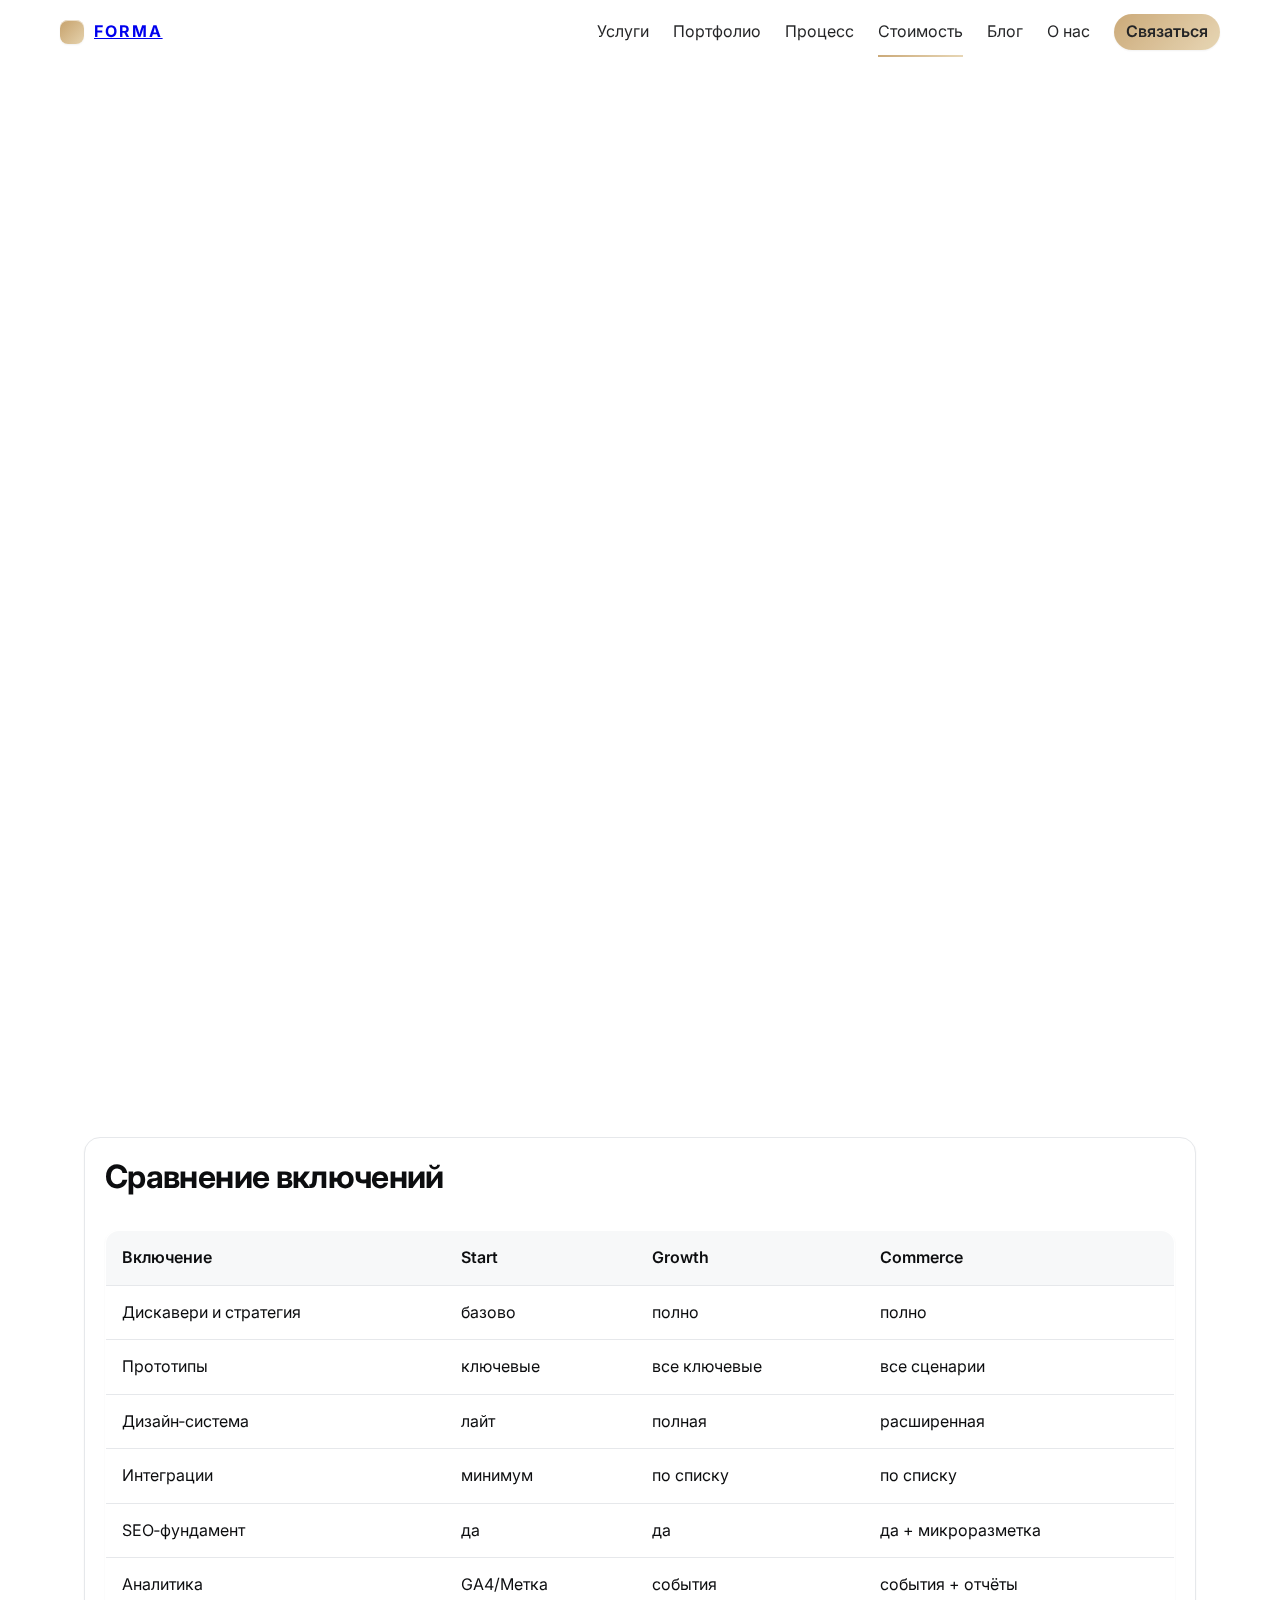
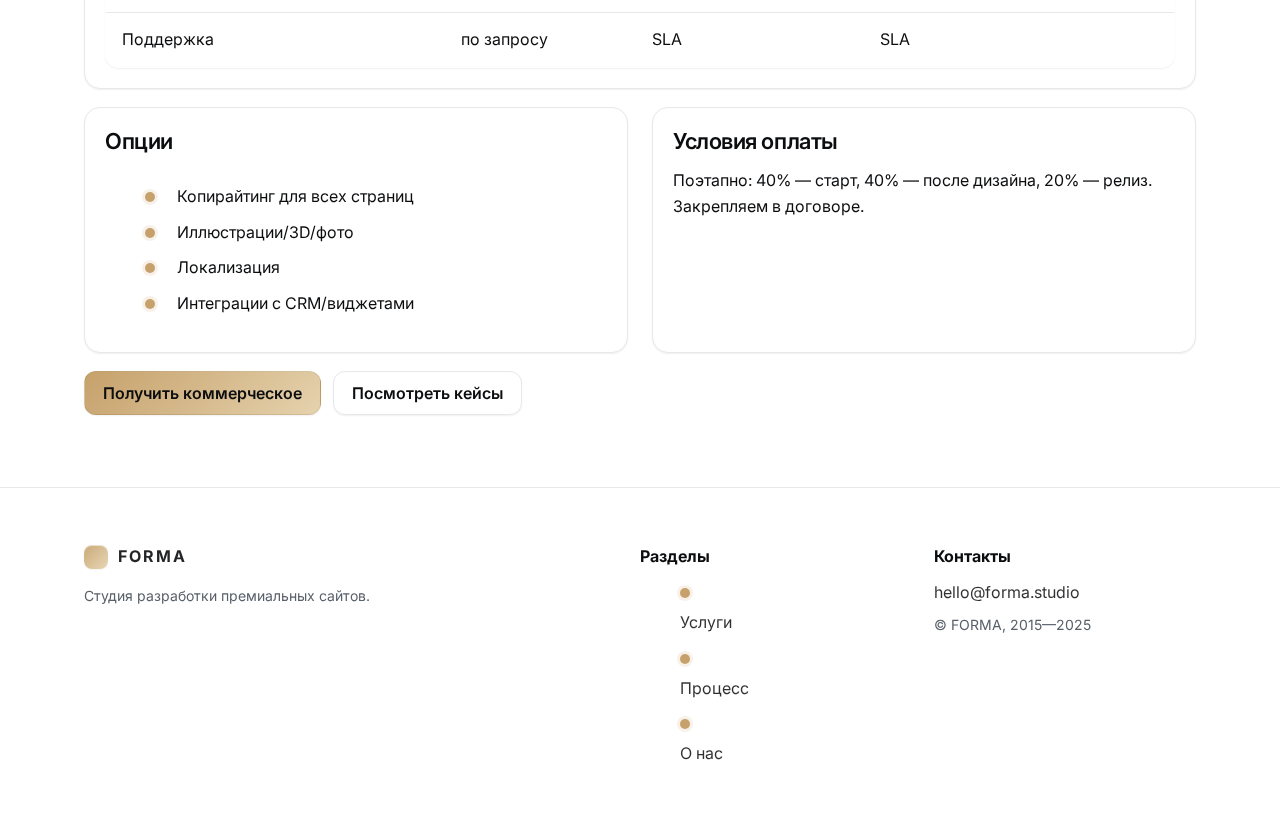
<file: pricing.html>
<!doctype html>
<html lang="ru">
<head>
  <meta charset="utf-8">
  <meta name="viewport" content="width=device-width, initial-scale=1">
  <title>Стоимость — FORMA</title>
  <meta name="description" content="Прозрачные тарифы: Start, Growth и Commerce. Подробные включения и опции.">
  <link rel="preconnect" href="https://fonts.googleapis.com">
  <link rel="preconnect" href="https://fonts.gstatic.com" crossorigin>
  <link href="https://fonts.googleapis.com/css2?family=Inter:wght@400;500;600;700&display=swap" rel="stylesheet">
  <link rel="stylesheet" href="assets/css/style.css">
</head>
<body>
  <header class="header">
    <div class="container header__inner">
      <a href="index.html" class="logo" aria-label="FORMA"><span class="logo__mark"></span>FORMA</a>
      <nav class="nav" data-nav>
        <a href="services.html">Услуги</a>
        <a href="portfolio.html">Портфолио</a>
        <a href="process.html">Процесс</a>
        <a href="#" aria-current="page">Стоимость</a>
        <a href="blog/">Блог</a>
        <a href="about.html">О нас</a>
        <a href="contact.html" class="btn btn--primary" style="height:36px;padding:0 12px">Связаться</a>
      </nav>
      <button class="mobile-toggle" data-mobile-toggle aria-label="Меню">
        <svg width="24" height="24" viewBox="0 0 24 24" fill="none"><path d="M4 7h16M4 12h16M4 17h16" stroke="#0c0d0f" stroke-width="2" stroke-linecap="round"/></svg>
      </button>
    </div>
  </header>

  <main>
    <section class="section">
      <div class="container">
        <div class="badge" data-reveal><span class="badge__dot"></span> Стоимость</div>
        <h1 style="margin-top:16px" data-reveal>Фиксированные планы без сюрпризов</h1>
        <p class="lead" data-reveal>Чёткие включения, понятные сроки и поэтапная оплата. Под задачи вашего бизнеса.</p>
      </div>
    </section>

    <section class="section section--tight">
      <div class="container grid-3">
        <div class="card" data-reveal>
          <h2>Start</h2>
          <p>Одностраничный лендинг для быстрого запуска.</p>
          <hr>
          <ul class="list">
            <li>1‑2 интервью, стратегия и структура</li>
            <li>Прототипы ключевых блоков</li>
            <li>Дизайн и адаптивы</li>
            <li>Вёрстка и базовое SEO</li>
            <li>Подключение аналитики</li>
          </ul>
          <hr>
          <p><strong>от 180 000 ₽</strong> · 2–4 недели</p>
        </div>
        <div class="card" data-reveal>
          <h2>Growth</h2>
          <p>Корпоративный сайт 5–12 страниц.</p>
          <hr>
          <ul class="list">
            <li>Дискавери, карта сайта, контент‑план</li>
            <li>Прототипы всех ключевых страниц</li>
            <li>Дизайн‑система и компоненты</li>
            <li>Вёрстка, интеграции, базовое SEO</li>
            <li>Аналитика и отчёты</li>
          </ul>
          <hr>
          <p><strong>от 420 000 ₽</strong> · 4–8 недель</p>
        </div>
        <div class="card" data-reveal>
          <h2>Commerce</h2>
          <p>Каталог или e‑commerce решение.</p>
          <hr>
          <ul class="list">
            <li>Стратегия и IA для каталога</li>
            <li>UX поиска, фильтров, карточек</li>
            <li>Дизайн сложных сценариев</li>
            <li>Вёрстка и интеграции</li>
            <li>Тех. SEO, аналитика, события</li>
          </ul>
          <hr>
          <p><strong>от 690 000 ₽</strong> · 6–12 недель</p>
        </div>
      </div>
    </section>

    <section class="section">
      <div class="container">
        <div class="card" data-reveal>
          <h2>Сравнение включений</h2>
          <table class="table" style="margin-top:10px">
            <thead><tr><th>Включение</th><th>Start</th><th>Growth</th><th>Commerce</th></tr></thead>
            <tbody>
              <tr><td>Дискавери и стратегия</td><td>базово</td><td>полно</td><td>полно</td></tr>
              <tr><td>Прототипы</td><td>ключевые</td><td>все ключевые</td><td>все сценарии</td></tr>
              <tr><td>Дизайн‑система</td><td>лайт</td><td>полная</td><td>расширенная</td></tr>
              <tr><td>Интеграции</td><td>минимум</td><td>по списку</td><td>по списку</td></tr>
              <tr><td>SEO‑фундамент</td><td>да</td><td>да</td><td>да + микроразметка</td></tr>
              <tr><td>Аналитика</td><td>GA4/Метка</td><td>события</td><td>события + отчёты</td></tr>
              <tr><td>Поддержка</td><td>по запросу</td><td>SLA</td><td>SLA</td></tr>
            </tbody>
          </table>
        </div>
        <div class="grid-2" style="margin-top:18px">
          <div class="card" data-reveal>
            <h3>Опции</h3>
            <ul class="list">
              <li>Копирайтинг для всех страниц</li>
              <li>Иллюстрации/3D/фото</li>
              <li>Локализация</li>
              <li>Интеграции с CRM/виджетами</li>
            </ul>
          </div>
          <div class="card" data-reveal>
            <h3>Условия оплаты</h3>
            <p>Поэтапно: 40% — старт, 40% — после дизайна, 20% — релиз. Закрепляем в договоре.</p>
          </div>
        </div>
        <div class="btns" style="margin-top:18px" data-reveal>
          <a class="btn btn--primary" href="contact.html">Получить коммерческое</a>
          <a class="btn" href="portfolio.html">Посмотреть кейсы</a>
        </div>
      </div>
    </section>
  </main>

  <footer class="footer">
    <div class="container">
      <div class="footer__top">
        <div>
          <div class="logo"><span class="logo__mark"></span>FORMA</div>
          <p class="small" style="margin-top:8px">Студия разработки премиальных сайтов.</p>
        </div>
        <div>
          <strong>Разделы</strong>
          <ul class="list" style="margin-top:10px">
            <li style="grid-template-columns:auto 1fr"><span></span><a href="services.html">Услуги</a></li>
            <li style="grid-template-columns:auto 1fr"><span></span><a href="process.html">Процесс</a></li>
            <li style="grid-template-columns:auto 1fr"><span></span><a href="about.html">О нас</a></li>
          </ul>
        </div>
        <div>
          <strong>Контакты</strong>
          <p style="margin:10px 0 0"><a href="mailto:hello@forma.studio">hello@forma.studio</a></p>
          <p class="small" style="margin-top:8px">© FORMA, 2015—2025</p>
        </div>
      </div>
    </div>
  </footer>
  <script src="assets/js/main.js" defer></script>
</body>
</html>
</file>
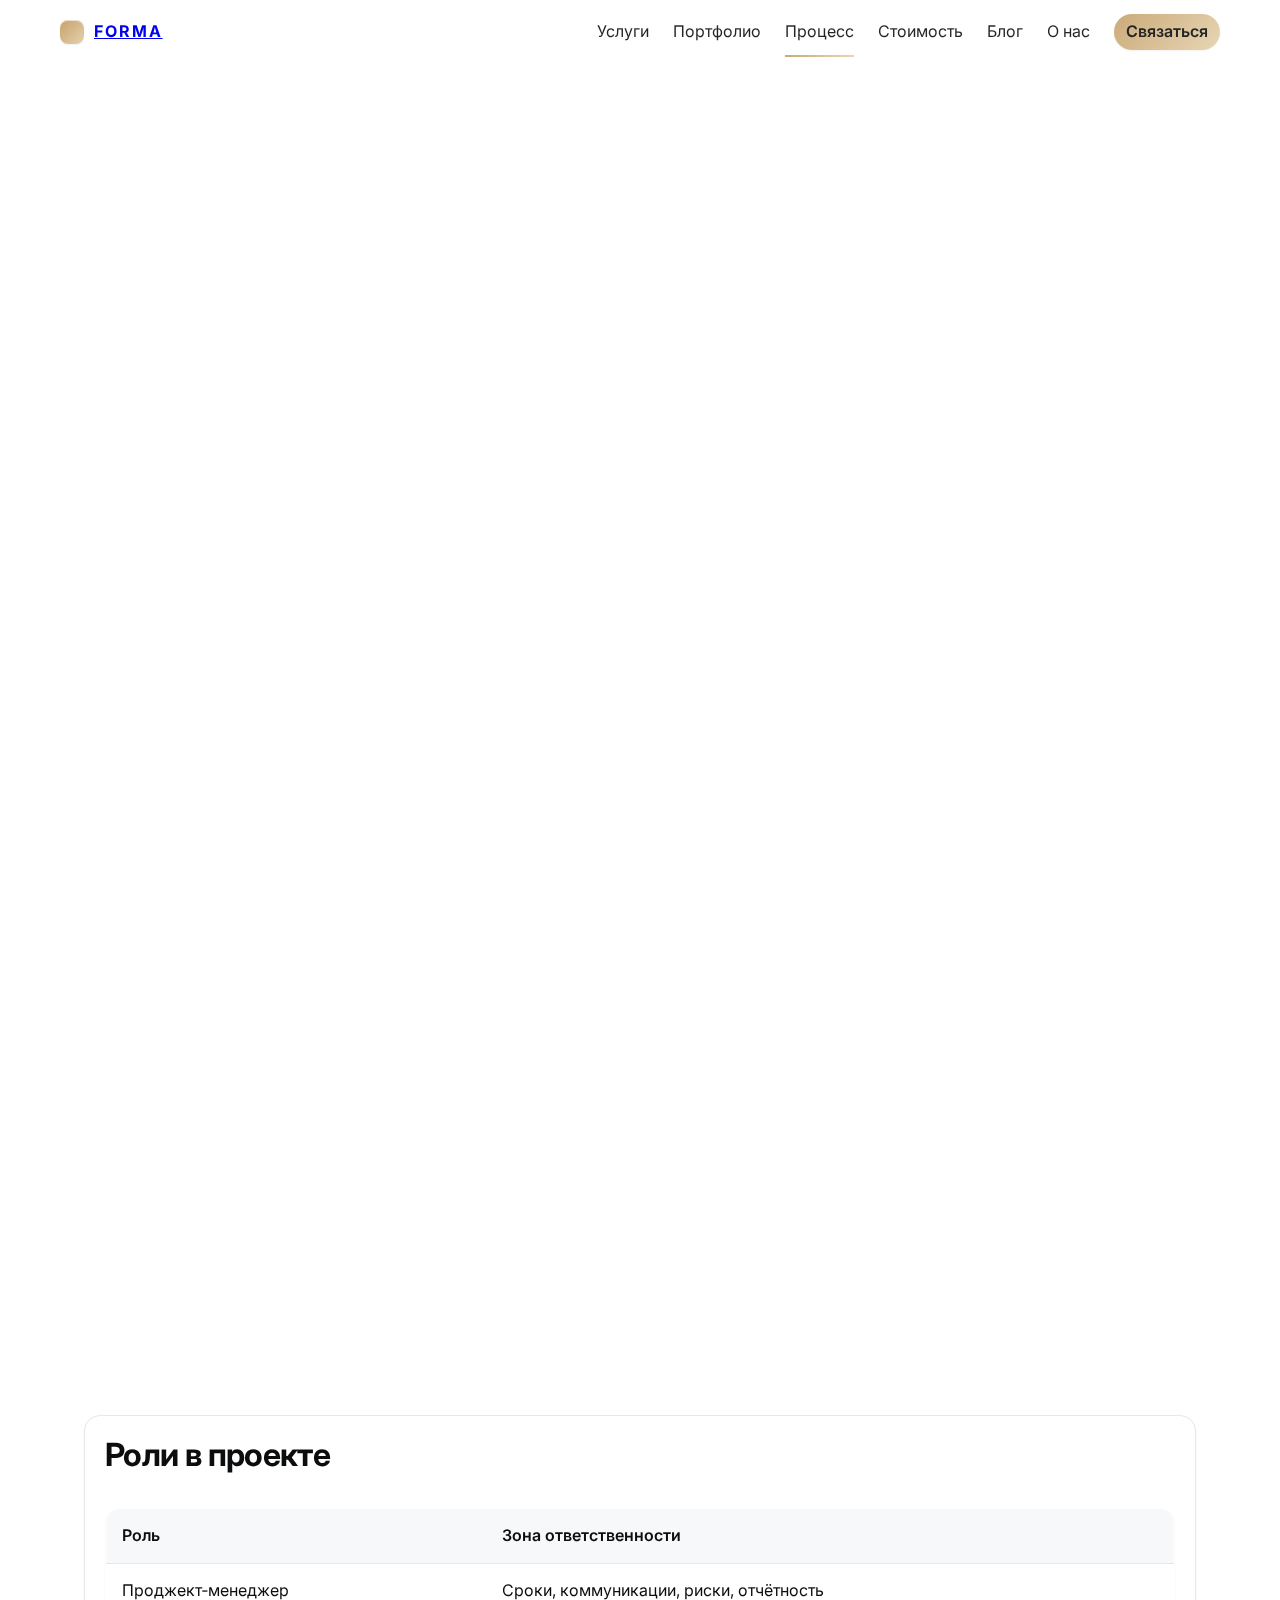
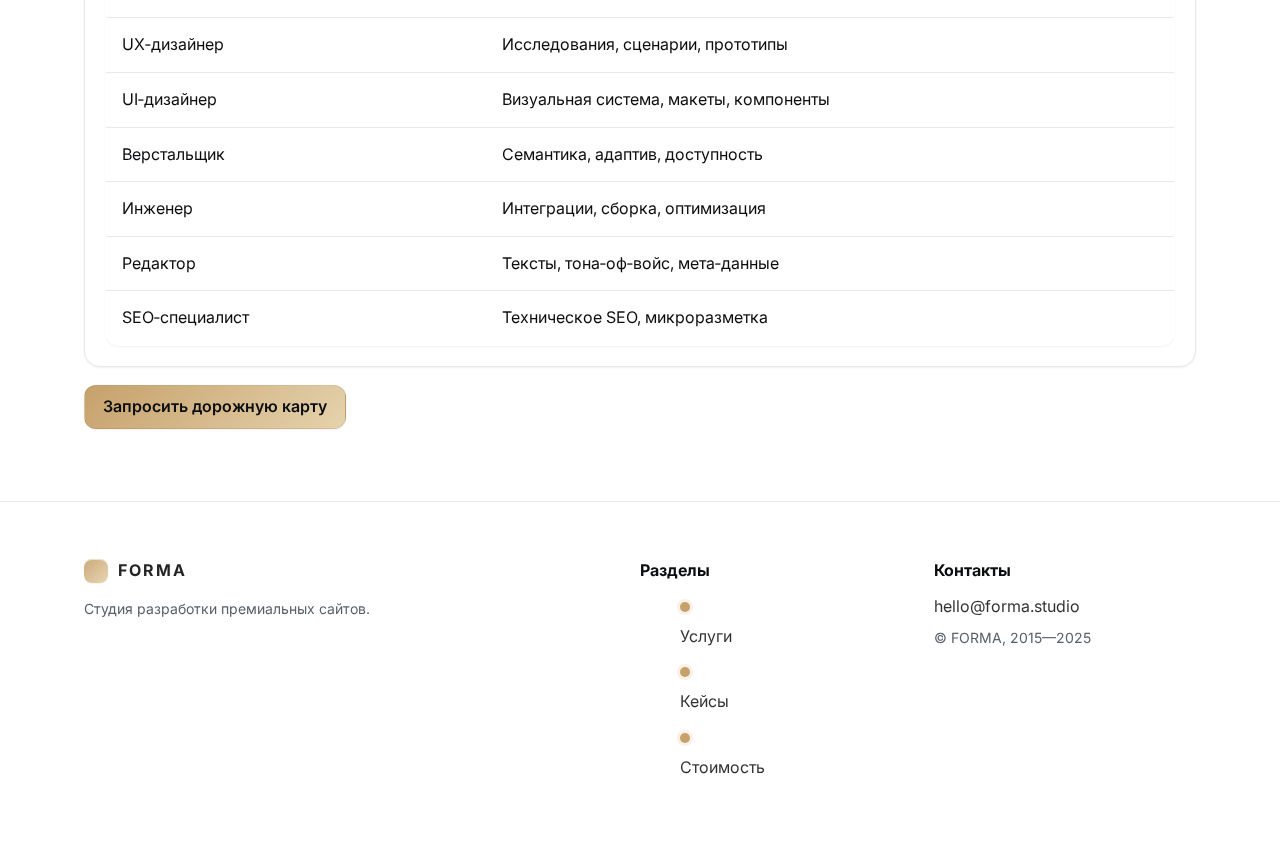
<file: process.html>
<!doctype html>
<html lang="ru">
<head>
  <meta charset="utf-8">
  <meta name="viewport" content="width=device-width, initial-scale=1">
  <title>Процесс — FORMA</title>
  <meta name="description" content="Прозрачный и предсказуемый процесс: от дискавери и прототипов до запуска и поддержки.">
  <link rel="preconnect" href="https://fonts.googleapis.com">
  <link rel="preconnect" href="https://fonts.gstatic.com" crossorigin>
  <link href="https://fonts.googleapis.com/css2?family=Inter:wght@400;500;600;700&display=swap" rel="stylesheet">
  <link rel="stylesheet" href="assets/css/style.css">
</head>
<body>
  <header class="header">
    <div class="container header__inner">
      <a href="index.html" class="logo" aria-label="FORMA"><span class="logo__mark"></span>FORMA</a>
      <nav class="nav" data-nav>
        <a href="services.html">Услуги</a>
        <a href="portfolio.html">Портфолио</a>
        <a href="#" aria-current="page">Процесс</a>
        <a href="pricing.html">Стоимость</a>
        <a href="blog/">Блог</a>
        <a href="about.html">О нас</a>
        <a href="contact.html" class="btn btn--primary" style="height:36px;padding:0 12px">Связаться</a>
      </nav>
      <button class="mobile-toggle" data-mobile-toggle aria-label="Меню">
        <svg width="24" height="24" viewBox="0 0 24 24" fill="none"><path d="M4 7h16M4 12h16M4 17h16" stroke="#0c0d0f" stroke-width="2" stroke-linecap="round"/></svg>
      </button>
    </div>
  </header>

  <main>
    <section class="section">
      <div class="container">
        <div class="badge" data-reveal><span class="badge__dot"></span> Процесс</div>
        <h1 style="margin-top:16px" data-reveal>От гипотез до результата. Чёткие этапы и контрольные точки</h1>
        <p class="lead" data-reveal>Проекты ведём по спринтам. На каждом этапе вы видите прогресс и принимаете решения вместе с нами.</p>
      </div>
    </section>

    <section class="section section--tight">
      <div class="container">
        <div class="grid-2">
          <div class="card" data-reveal>
            <h2>Этапы работы</h2>
            <ol class="list" style="margin-top:10px; gap: 16px">
              <li style="grid-template-columns:auto 1fr"><span></span><strong>Дискавери</strong> — интервью, цели, аудитория, конкуренты, метрики успеха.</li>
              <li style="grid-template-columns:auto 1fr"><span></span><strong>Стратегия и архитектура</strong> — карта сайта, контент‑матрица, приоритеты.</li>
              <li style="grid-template-columns:auto 1fr"><span></span><strong>Прототипирование</strong> — сценарии, скелеты экранов, тест гипотез.</li>
              <li style="grid-template-columns:auto 1fr"><span></span><strong>Дизайн</strong> — визуальная система, макеты, адаптивы, гайд.</li>
              <li style="grid-template-columns:auto 1fr"><span></span><strong>Разработка</strong> — вёрстка, интеграции, оптимизация скорости.</li>
              <li style="grid-template-columns:auto 1fr"><span></span><strong>Контент</strong> — тексты, изображения, иллюстрации, мета‑данные.</li>
              <li style="grid-template-columns:auto 1fr"><span></span><strong>Запуск</strong> — тестирование, аналитика, SEO‑фундамент.</li>
              <li style="grid-template-columns:auto 1fr"><span></span><strong>Поддержка</strong> — релизы, A/B‑тесты, рост конверсии.</li>
            </ol>
          </div>
          <div class="card" data-reveal>
            <h2>Как принимаем решения</h2>
            <p>Каждый этап завершается демо и сбором обратной связи. Мы фиксируем допущения и проверяем их через быстрые прототипы или метрики. Так снижаем риск «переделок» и ускоряем запуск.</p>
            <hr>
            <h3>Прозрачность</h3>
            <p>Общий канал, недельные отчёты, доступ к задачам и календарю. Любые статусы — в один клик.</p>
            <h3>Сроки</h3>
            <p>Согласуем дорожную карту: спринты по 1–2 недели, конкретные результаты на выходе.</p>
          </div>
        </div>
      </div>
    </section>

    <section class="section">
      <div class="container">
        <div class="card" data-reveal>
          <h2>Роли в проекте</h2>
          <table class="table" style="margin-top:10px">
            <thead><tr><th>Роль</th><th>Зона ответственности</th></tr></thead>
            <tbody>
              <tr><td>Проджект‑менеджер</td><td>Сроки, коммуникации, риски, отчётность</td></tr>
              <tr><td>UX‑дизайнер</td><td>Исследования, сценарии, прототипы</td></tr>
              <tr><td>UI‑дизайнер</td><td>Визуальная система, макеты, компоненты</td></tr>
              <tr><td>Верстальщик</td><td>Семантика, адаптив, доступность</td></tr>
              <tr><td>Инженер</td><td>Интеграции, сборка, оптимизация</td></tr>
              <tr><td>Редактор</td><td>Тексты, тона‑оф‑войс, мета‑данные</td></tr>
              <tr><td>SEO‑специалист</td><td>Техническое SEO, микроразметка</td></tr>
            </tbody>
          </table>
        </div>
        <div class="btns" style="margin-top:18px" data-reveal>
          <a class="btn btn--primary" href="contact.html">Запросить дорожную карту</a>
        </div>
      </div>
    </section>
  </main>

  <footer class="footer">
    <div class="container">
      <div class="footer__top">
        <div>
          <div class="logo"><span class="logo__mark"></span>FORMA</div>
          <p class="small" style="margin-top:8px">Студия разработки премиальных сайтов.</p>
        </div>
        <div>
          <strong>Разделы</strong>
          <ul class="list" style="margin-top:10px">
            <li style="grid-template-columns:auto 1fr"><span></span><a href="services.html">Услуги</a></li>
            <li style="grid-template-columns:auto 1fr"><span></span><a href="portfolio.html">Кейсы</a></li>
            <li style="grid-template-columns:auto 1fr"><span></span><a href="pricing.html">Стоимость</a></li>
          </ul>
        </div>
        <div>
          <strong>Контакты</strong>
          <p style="margin:10px 0 0"><a href="mailto:hello@forma.studio">hello@forma.studio</a></p>
          <p class="small" style="margin-top:8px">© FORMA, 2015—2025</p>
        </div>
      </div>
    </div>
  </footer>
  <script src="assets/js/main.js" defer></script>
</body>
</html>
</file>
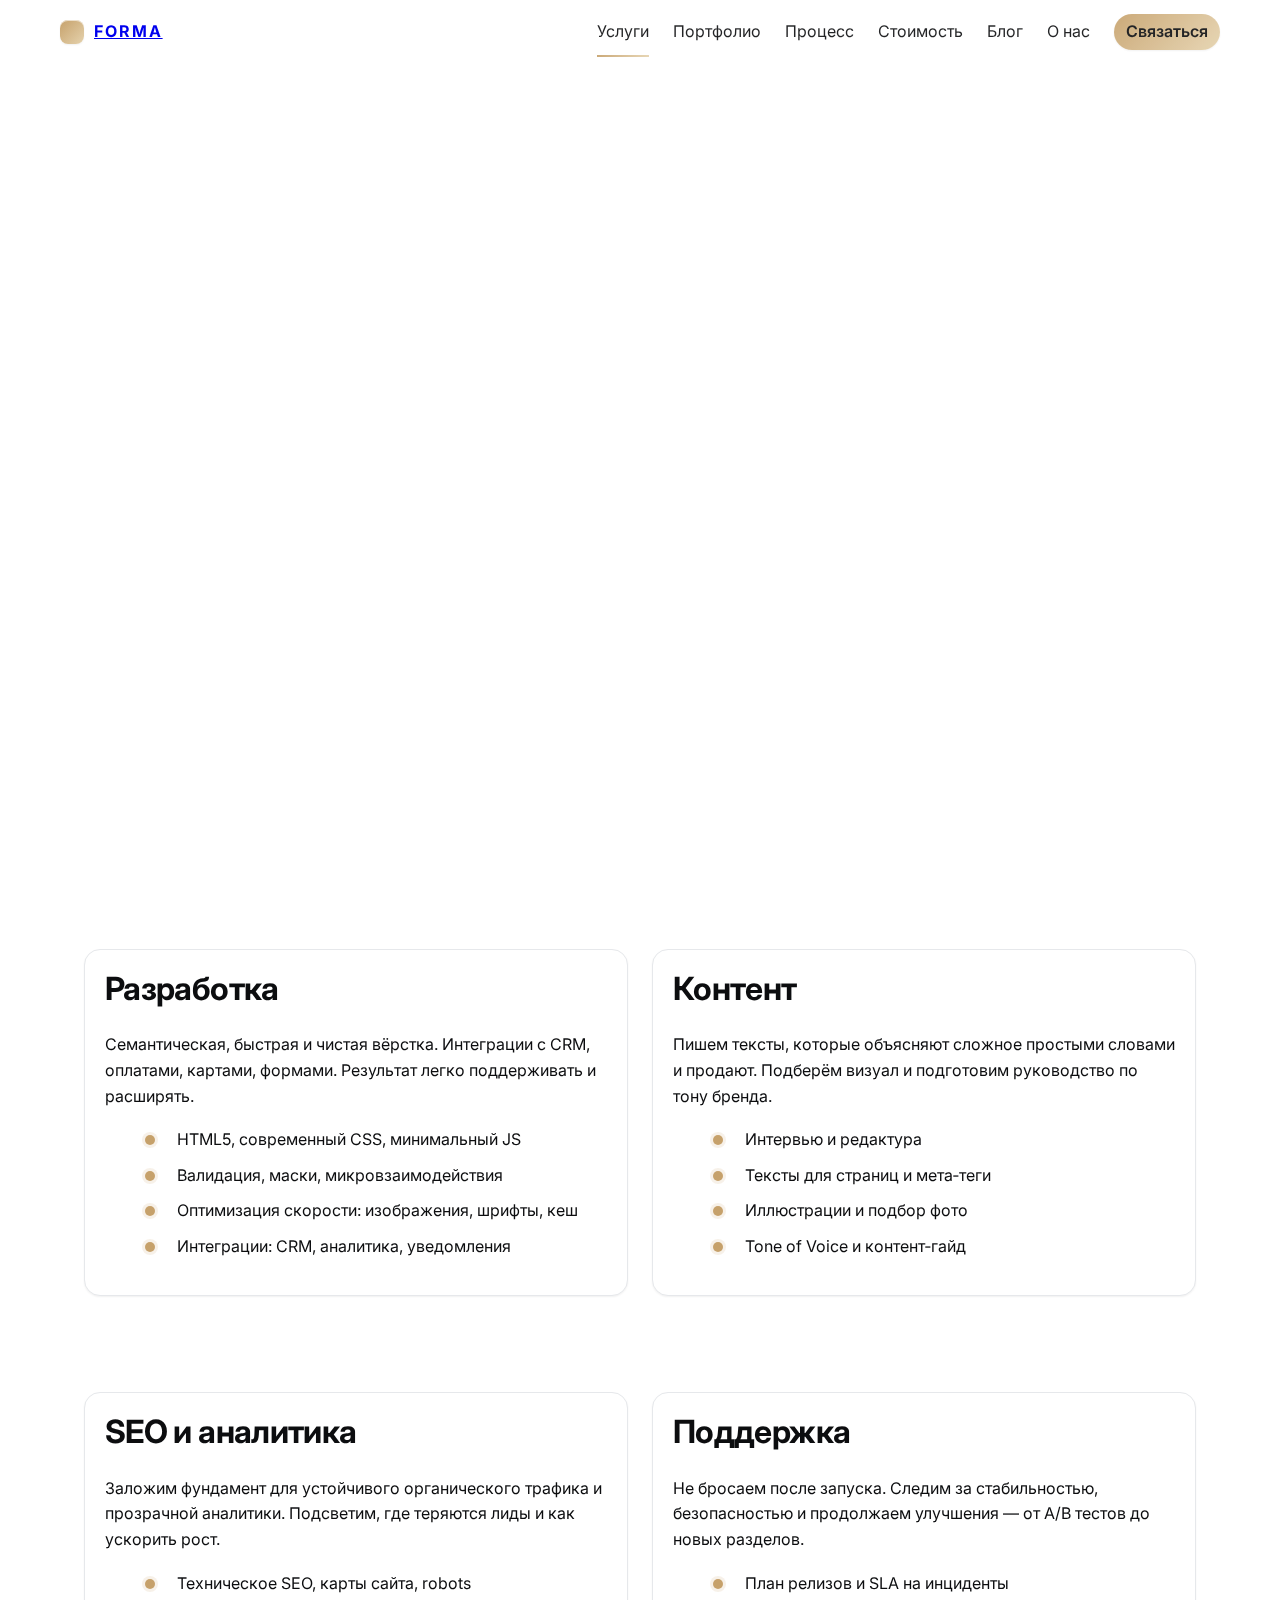
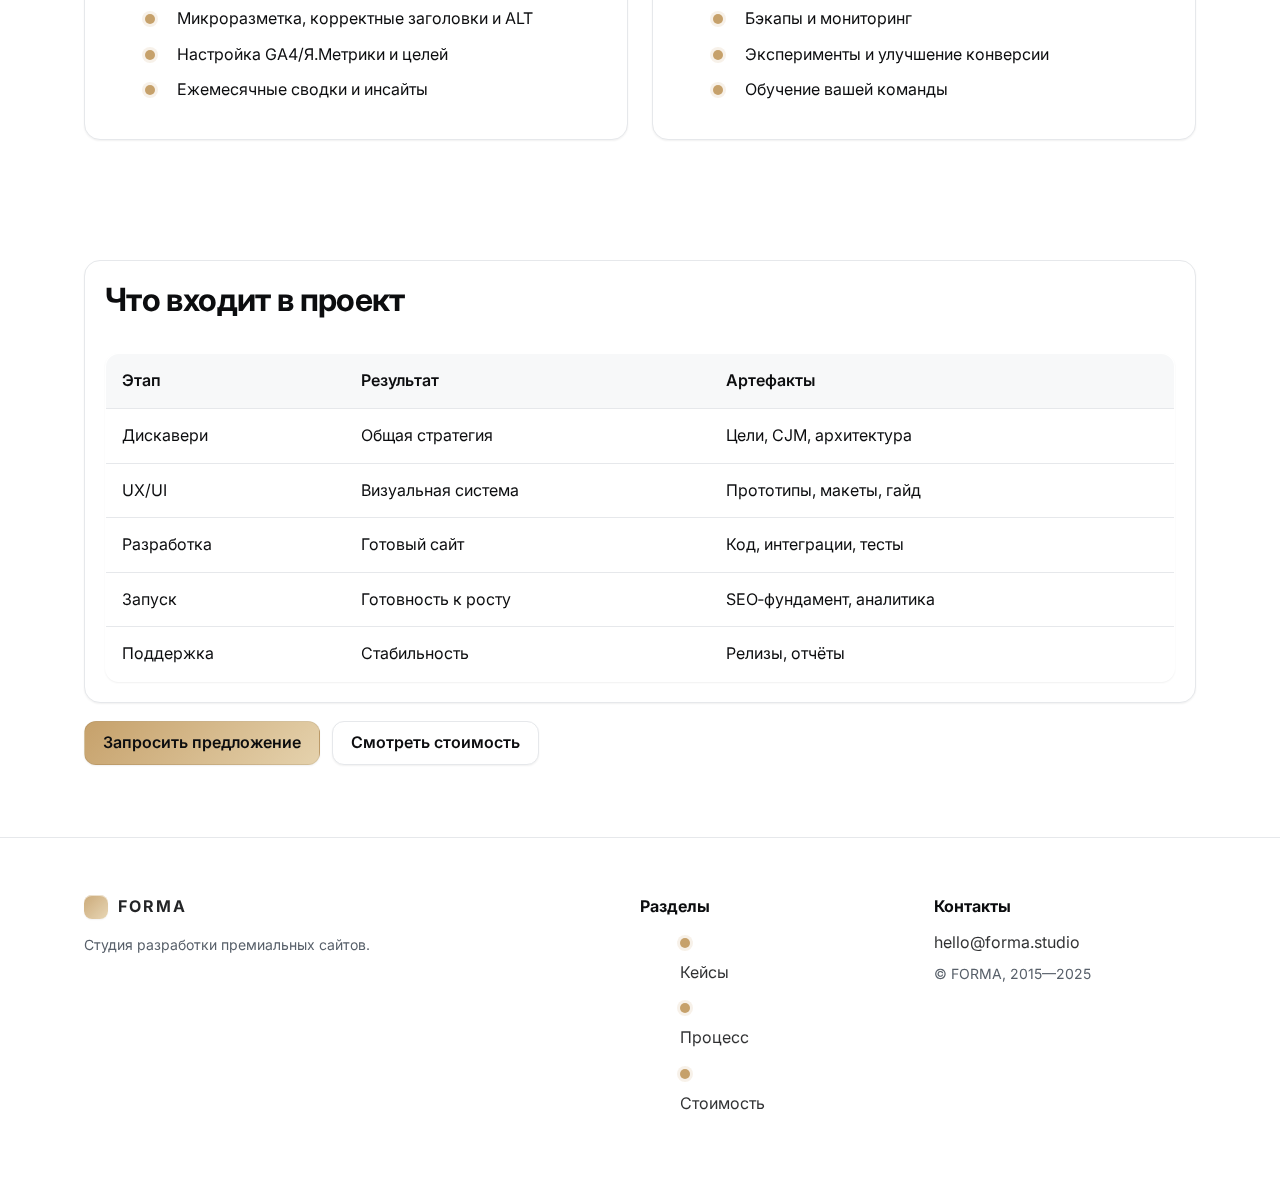
<file: services.html>
<!doctype html>
<html lang="ru">
<head>
  <meta charset="utf-8">
  <meta name="viewport" content="width=device-width, initial-scale=1">
  <title>Услуги — FORMA</title>
  <meta name="description" content="Полный цикл работ: стратегия, UX/UI‑дизайн, разработка, контент, SEO и поддержка.">
  <link rel="preconnect" href="https://fonts.googleapis.com">
  <link rel="preconnect" href="https://fonts.gstatic.com" crossorigin>
  <link href="https://fonts.googleapis.com/css2?family=Inter:wght@400;500;600;700&display=swap" rel="stylesheet">
  <link rel="stylesheet" href="assets/css/style.css">
</head>
<body>
  <header class="header">
    <div class="container header__inner">
      <a href="index.html" class="logo" aria-label="FORMA"><span class="logo__mark"></span>FORMA</a>
      <nav class="nav" data-nav>
        <a href="services.html" aria-current="page">Услуги</a>
        <a href="portfolio.html">Портфолио</a>
        <a href="process.html">Процесс</a>
        <a href="pricing.html">Стоимость</a>
        <a href="blog/">Блог</a>
        <a href="about.html">О нас</a>
        <a href="contact.html" class="btn btn--primary" style="height:36px;padding:0 12px">Связаться</a>
      </nav>
      <button class="mobile-toggle" data-mobile-toggle aria-label="Меню">
        <svg width="24" height="24" viewBox="0 0 24 24" fill="none"><path d="M4 7h16M4 12h16M4 17h16" stroke="#0c0d0f" stroke-width="2" stroke-linecap="round"/></svg>
      </button>
    </div>
  </header>

  <main>
    <section class="section">
      <div class="container">
        <div class="badge" data-reveal><span class="badge__dot"></span> Услуги</div>
        <h1 style="margin-top:16px" data-reveal>От стратегии до поддержки. Полный цикл без лишнего</h1>
        <p class="lead" data-reveal>Собираем проект как систему: ясная логика, сильная подача, стабильная технология. Ни одного случайного экрана.</p>
      </div>
    </section>

    <section class="section section--tight">
      <div class="container grid-2">
        <div class="card" data-reveal>
          <h2>Аналитика и стратегия</h2>
          <p>Понимаем контекст бизнеса: цели, метрики успеха, аудитория, конкурентное поле. Формируем карту сайта и контентную структуру, определяем УТП и позиции бренда на уровне языка и визуала.</p>
          <ul class="list" style="margin-top:10px">
            <li>Интервью, анализ воронки и текущих метрик</li>
            <li>Карта пути клиента (CJM), JTBD‑подход</li>
            <li>Информационная архитектура, контент‑матрица</li>
            <li>Гипотезы роста и приоритизация задач</li>
          </ul>
        </div>
        <div class="card" data-reveal>
          <h2>UX/UI‑дизайн</h2>
          <p>Делаем не «красиво», а уместно. Чёткая сетка, читаемая типографика, спокойные тона, контраст на ключевых действиях. Дизайн, который выдержит рост контента и функционала.</p>
          <ul class="list" style="margin-top:10px">
            <li>Wireframes и интерактивные прототипы</li>
            <li>Компонентная система и дизайн‑токены</li>
            <li>Адаптивы для ключевых брейкпоинтов</li>
            <li>Гайд по использованию визуальной системы</li>
          </ul>
        </div>
      </div>
    </section>

    <section class="section section--tight">
      <div class="container grid-2">
        <div class="card" data-reveal>
          <h2>Разработка</h2>
          <p>Семантическая, быстрая и чистая вёрстка. Интеграции с CRM, оплатами, картами, формами. Результат легко поддерживать и расширять.</p>
          <ul class="list" style="margin-top:10px">
            <li>HTML5, современный CSS, минимальный JS</li>
            <li>Валидация, маски, микровзаимодействия</li>
            <li>Оптимизация скорости: изображения, шрифты, кеш</li>
            <li>Интеграции: CRM, аналитика, уведомления</li>
          </ul>
        </div>
        <div class="card" data-reveal>
          <h2>Контент</h2>
          <p>Пишем тексты, которые объясняют сложное простыми словами и продают. Подберём визуал и подготовим руководство по тону бренда.</p>
          <ul class="list" style="margin-top:10px">
            <li>Интервью и редактура</li>
            <li>Тексты для страниц и мета‑теги</li>
            <li>Иллюстрации и подбор фото</li>
            <li>Tone of Voice и контент‑гайд</li>
          </ul>
        </div>
      </div>
    </section>

    <section class="section section--tight">
      <div class="container grid-2">
        <div class="card" data-reveal>
          <h2>SEO и аналитика</h2>
          <p>Заложим фундамент для устойчивого органического трафика и прозрачной аналитики. Подсветим, где теряются лиды и как ускорить рост.</p>
          <ul class="list" style="margin-top:10px">
            <li>Техническое SEO, карты сайта, robots</li>
            <li>Микроразметка, корректные заголовки и ALT</li>
            <li>Настройка GA4/Я.Метрики и целей</li>
            <li>Ежемесячные сводки и инсайты</li>
          </ul>
        </div>
        <div class="card" data-reveal>
          <h2>Поддержка</h2>
          <p>Не бросаем после запуска. Следим за стабильностью, безопасностью и продолжаем улучшения — от A/B тестов до новых разделов.</p>
          <ul class="list" style="margin-top:10px">
            <li>План релизов и SLA на инциденты</li>
            <li>Бэкапы и мониторинг</li>
            <li>Эксперименты и улучшение конверсии</li>
            <li>Обучение вашей команды</li>
          </ul>
        </div>
      </div>
    </section>

    <section class="section">
      <div class="container">
        <div class="card" data-reveal>
          <h2>Что входит в проект</h2>
          <table class="table" style="margin-top:10px">
            <thead>
              <tr><th>Этап</th><th>Результат</th><th>Артефакты</th></tr>
            </thead>
            <tbody>
              <tr><td>Дискавери</td><td>Общая стратегия</td><td>Цели, CJM, архитектура</td></tr>
              <tr><td>UX/UI</td><td>Визуальная система</td><td>Прототипы, макеты, гайд</td></tr>
              <tr><td>Разработка</td><td>Готовый сайт</td><td>Код, интеграции, тесты</td></tr>
              <tr><td>Запуск</td><td>Готовность к росту</td><td>SEO‑фундамент, аналитика</td></tr>
              <tr><td>Поддержка</td><td>Стабильность</td><td>Релизы, отчёты</td></tr>
            </tbody>
          </table>
        </div>
        <div class="btns" style="margin-top:18px" data-reveal>
          <a class="btn btn--primary" href="contact.html">Запросить предложение</a>
          <a class="btn" href="pricing.html">Смотреть стоимость</a>
        </div>
      </div>
    </section>
  </main>

  <footer class="footer">
    <div class="container">
      <div class="footer__top">
        <div>
          <div class="logo"><span class="logo__mark"></span>FORMA</div>
          <p class="small" style="margin-top:8px">Студия разработки премиальных сайтов.</p>
        </div>
        <div>
          <strong>Разделы</strong>
          <ul class="list" style="margin-top:10px">
            <li style="grid-template-columns:auto 1fr"><span></span><a href="portfolio.html">Кейсы</a></li>
            <li style="grid-template-columns:auto 1fr"><span></span><a href="process.html">Процесс</a></li>
            <li style="grid-template-columns:auto 1fr"><span></span><a href="pricing.html">Стоимость</a></li>
          </ul>
        </div>
        <div>
          <strong>Контакты</strong>
          <p style="margin:10px 0 0"><a href="mailto:hello@forma.studio">hello@forma.studio</a></p>
          <p class="small" style="margin-top:8px">© FORMA, 2015—2025</p>
        </div>
      </div>
    </div>
  </footer>
  <script src="assets/js/main.js" defer></script>
</body>
</html>
</file>
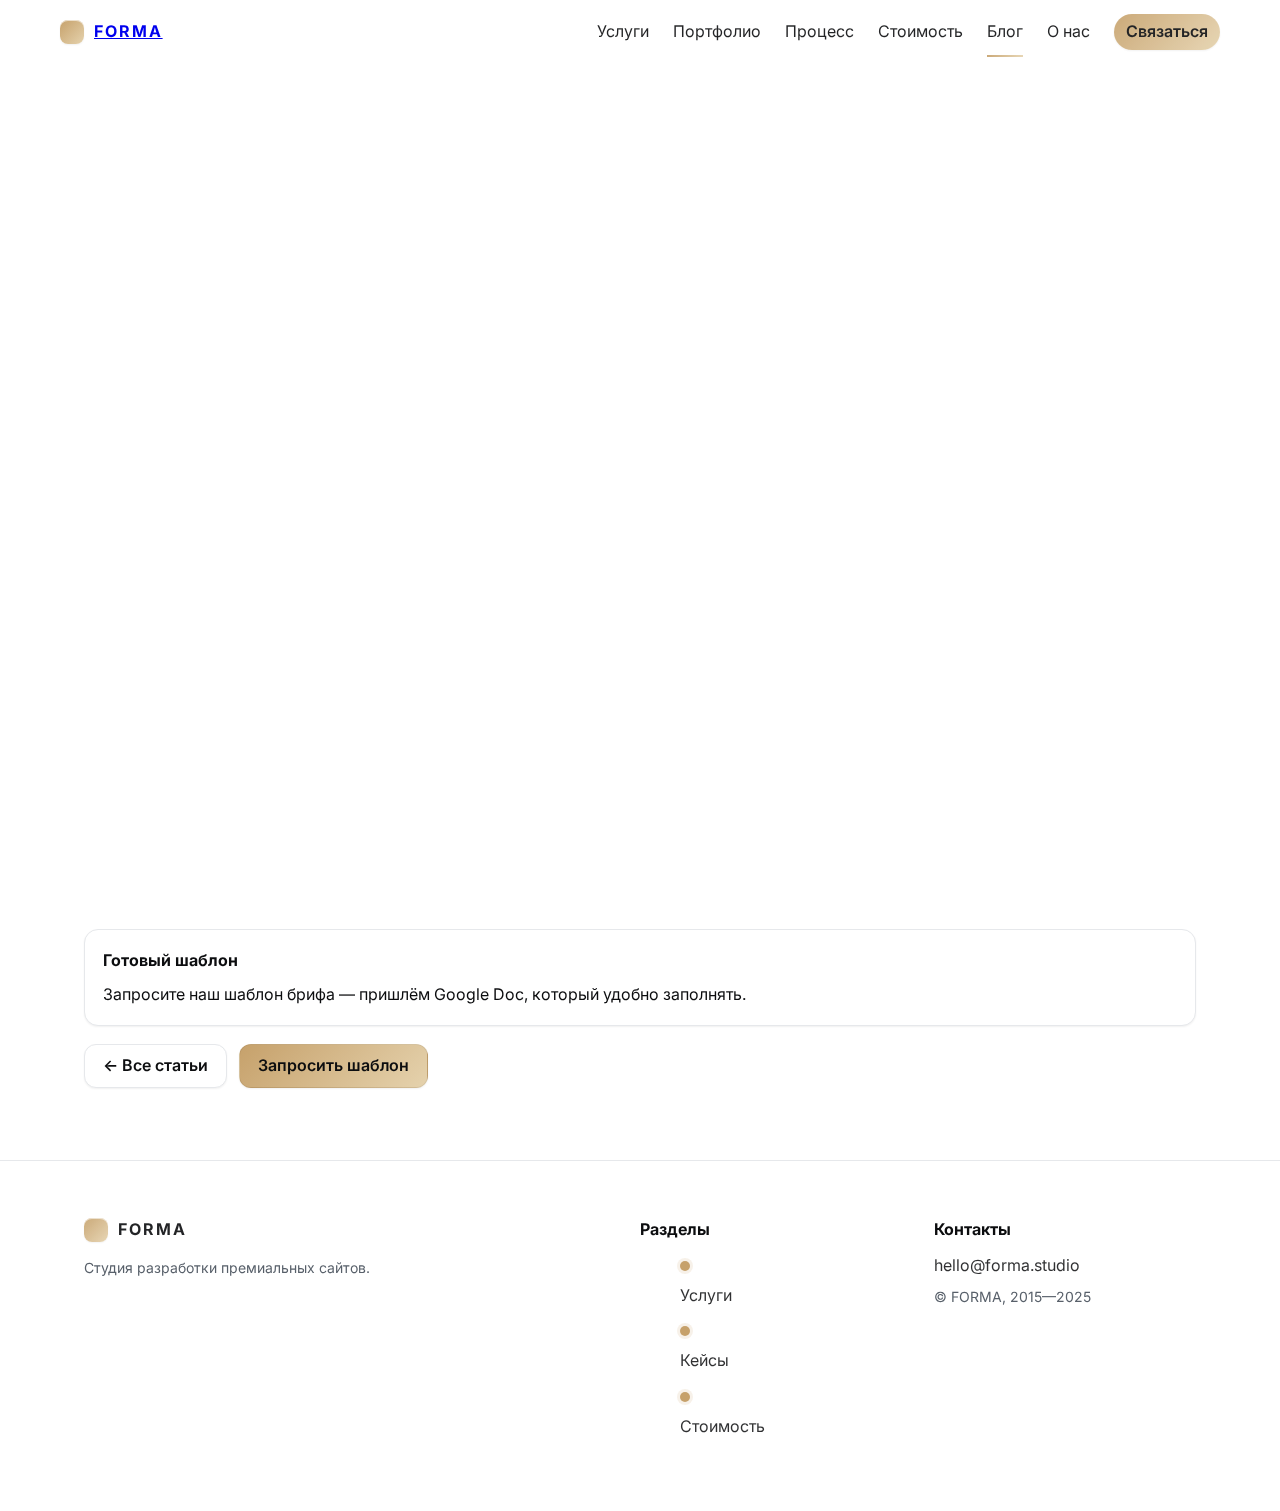
<file: blog/brief.html>
<!doctype html>
<html lang="ru">
<head>
  <meta charset="utf-8">
  <meta name="viewport" content="width=device-width, initial-scale=1">
  <title>Идеальный бриф за 30 минут — Блог FORMA</title>
  <meta name="description" content="Как собрать бриф на сайт: вопросы, структура и ссылки. Экономим недели переписки.">
  <link rel="preconnect" href="https://fonts.googleapis.com">
  <link rel="preconnect" href="https://fonts.gstatic.com" crossorigin>
  <link href="https://fonts.googleapis.com/css2?family=Inter:wght@400;500;600;700&display=swap" rel="stylesheet">
  <link rel="stylesheet" href="../assets/css/style.css">
</head>
<body>
  <header class="header">
    <div class="container header__inner">
      <a href="../index.html" class="logo" aria-label="FORMA"><span class="logo__mark"></span>FORMA</a>
      <nav class="nav" data-nav>
        <a href="../services.html">Услуги</a>
        <a href="../portfolio.html">Портфолио</a>
        <a href="../process.html">Процесс</a>
        <a href="../pricing.html">Стоимость</a>
        <a href="../blog/" aria-current="page">Блог</a>
        <a href="../about.html">О нас</a>
        <a href="../contact.html" class="btn btn--primary" style="height:36px;padding:0 12px">Связаться</a>
      </nav>
      <button class="mobile-toggle" data-mobile-toggle aria-label="Меню">
        <svg width="24" height="24" viewBox="0 0 24 24" fill="none"><path d="M4 7h16M4 12h16M4 17h16" stroke="#0c0d0f" stroke-width="2" stroke-linecap="round"/></svg>
      </button>
    </div>
  </header>

  <main>
    <article class="section">
      <div class="container">
        <div class="badge" data-reveal><span class="badge__dot"></span> Статья</div>
        <h1 style="margin-top:16px" data-reveal>Идеальный бриф за 30 минут</h1>
        <p class="lead" data-reveal>Хороший бриф экономит недели. Вот структура и вопросы, которые помогут быстро стартовать проект.</p>

        <div class="card" data-reveal>
          <h2>Структура брифа</h2>
          <ul class="list">
            <li>Цели и метрики успеха</li>
            <li>Аудитория и ключевые сценарии</li>
            <li>Конкуренты и референсы</li>
            <li>Контент и ограничения</li>
            <li>Сроки и бюджет</li>
          </ul>
        </div>

        <div class="card" data-reveal>
          <h2>Вопросы</h2>
          <ul class="list">
            <li>Какой результат вы ждёте от сайта?</li>
            <li>Кто покупает и по каким критериям выбирает?</li>
            <li>Какие возражения нужно снять?</li>
            <li>Какие разделы обязательны?</li>
            <li>Какие интеграции нужны?</li>
          </ul>
        </div>

        <div class="quote" style="margin-top:18px" data-reveal>
          <strong>Готовый шаблон</strong>
          <p style="margin:8px 0 0">Запросите наш шаблон брифа — пришлём Google Doc, который удобно заполнять.</p>
        </div>
        <div class="btns" style="margin-top:18px" data-reveal>
          <a class="btn" href="index.html">← Все статьи</a>
          <a class="btn btn--primary" href="../contact.html">Запросить шаблон</a>
        </div>
      </div>
    </article>
  </main>

  <footer class="footer">
    <div class="container">
      <div class="footer__top">
        <div>
          <div class="logo"><span class="logo__mark"></span>FORMA</div>
          <p class="small" style="margin-top:8px">Студия разработки премиальных сайтов.</p>
        </div>
        <div>
          <strong>Разделы</strong>
          <ul class="list" style="margin-top:10px">
            <li style="grid-template-columns:auto 1fr"><span></span><a href="../services.html">Услуги</a></li>
            <li style="grid-template-columns:auto 1fr"><span></span><a href="../portfolio.html">Кейсы</a></li>
            <li style="grid-template-columns:auto 1fr"><span></span><a href="../pricing.html">Стоимость</a></li>
          </ul>
        </div>
        <div>
          <strong>Контакты</strong>
          <p style="margin:10px 0 0"><a href="mailto:hello@forma.studio">hello@forma.studio</a></p>
          <p class="small" style="margin-top:8px">© FORMA, 2015—2025</p>
        </div>
      </div>
    </div>
  </footer>
  <script src="../assets/js/main.js" defer></script>
</body>
</html>
</file>
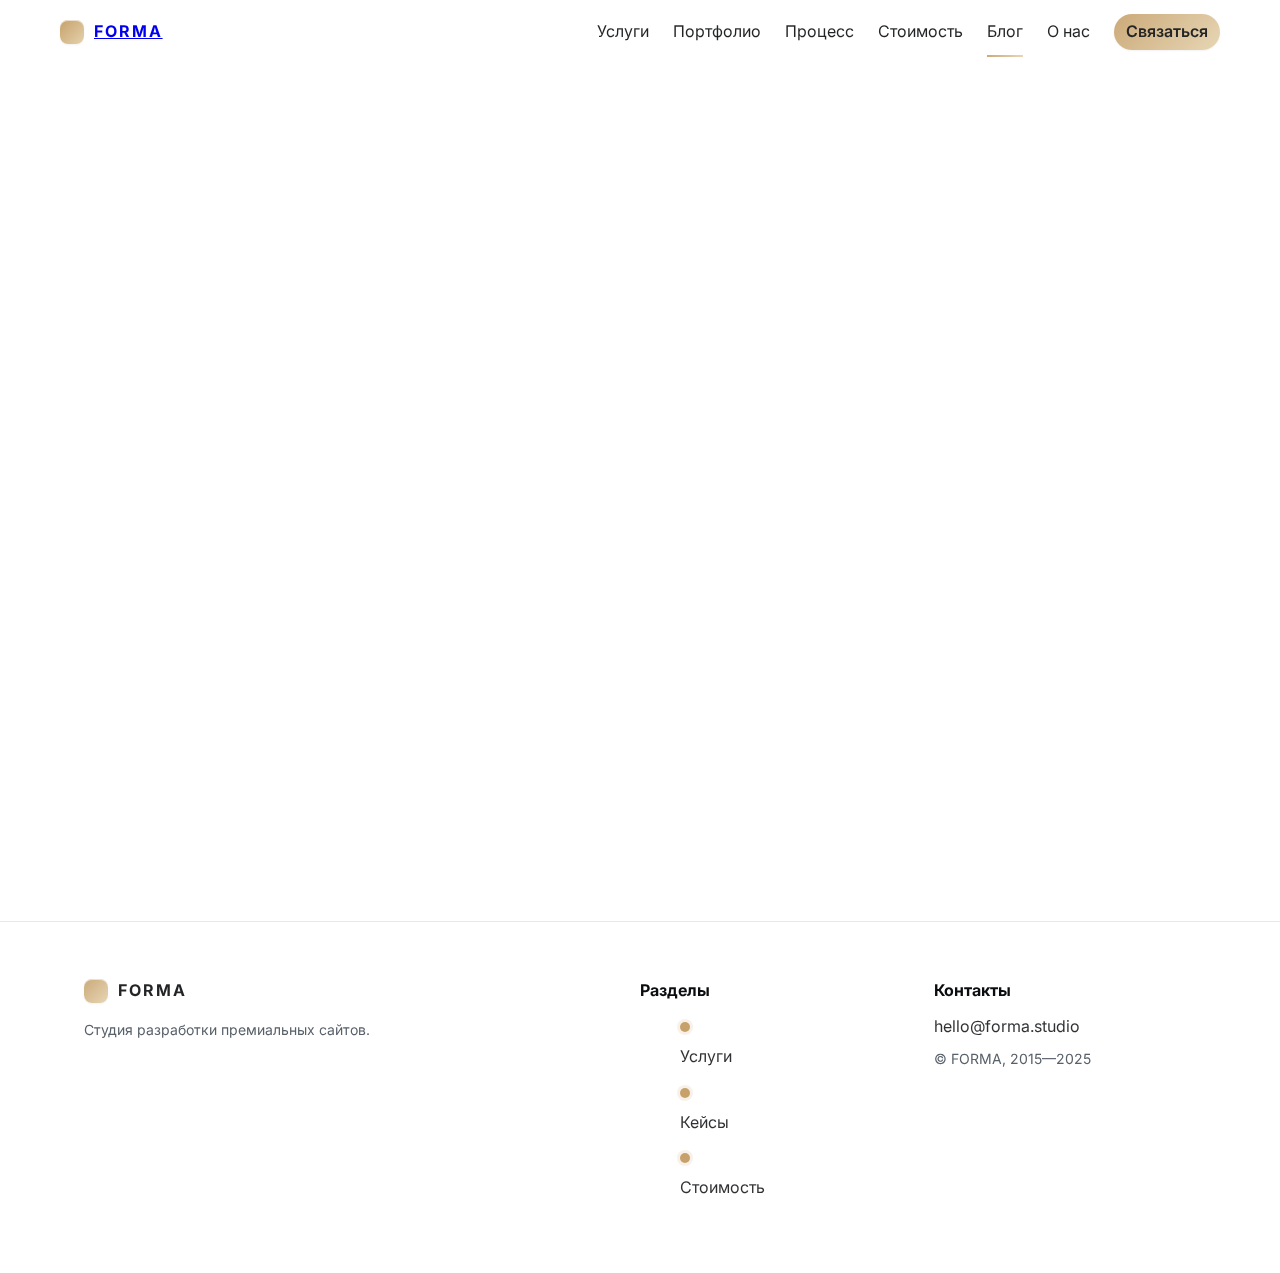
<file: blog/minimalism.html>
<!doctype html>
<html lang="ru">
<head>
  <meta charset="utf-8">
  <meta name="viewport" content="width=device-width, initial-scale=1">
  <title>Почему минимализм продаёт — Блог FORMA</title>
  <meta name="description" content="Как минимализм повышает конверсию: фокус на сути, иерархия, скорость и доверие.">
  <link rel="preconnect" href="https://fonts.googleapis.com">
  <link rel="preconnect" href="https://fonts.gstatic.com" crossorigin>
  <link href="https://fonts.googleapis.com/css2?family=Inter:wght@400;500;600;700&display=swap" rel="stylesheet">
  <link rel="stylesheet" href="../assets/css/style.css">
</head>
<body>
  <header class="header">
    <div class="container header__inner">
      <a href="../index.html" class="logo" aria-label="FORMA"><span class="logo__mark"></span>FORMA</a>
      <nav class="nav" data-nav>
        <a href="../services.html">Услуги</a>
        <a href="../portfolio.html">Портфолио</a>
        <a href="../process.html">Процесс</a>
        <a href="../pricing.html">Стоимость</a>
        <a href="../blog/" aria-current="page">Блог</a>
        <a href="../about.html">О нас</a>
        <a href="../contact.html" class="btn btn--primary" style="height:36px;padding:0 12px">Связаться</a>
      </nav>
      <button class="mobile-toggle" data-mobile-toggle aria-label="Меню">
        <svg width="24" height="24" viewBox="0 0 24 24" fill="none"><path d="M4 7h16M4 12h16M4 17h16" stroke="#0c0d0f" stroke-width="2" stroke-linecap="round"/></svg>
      </button>
    </div>
  </header>

  <main>
    <article class="section">
      <div class="container">
        <div class="badge" data-reveal><span class="badge__dot"></span> Статья</div>
        <h1 style="margin-top:16px" data-reveal>Почему минимализм продаёт</h1>
        <p class="lead" data-reveal>Минимализм — это инструмент концентрации. Он помогает пользовательскому вниманию двигаться по странице без шума и отвлечений.</p>

        <div class="grid-2" style="margin-top:18px">
          <div class="card" data-reveal>
            <h2>1) Ясная иерархия</h2>
            <p>Грамотные заголовки, размер и вес шрифта, контрастные CTA. Пользователь видит главное и понимает, что делать дальше.</p>
          </div>
          <div class="card" data-reveal>
            <h2>2) Скорость и стабильность</h2>
            <p>Минимум скриптов, оптимизированные шрифты и изображения. Быстрые сайты лучше ранжируются и конвертируют.</p>
          </div>
          <div class="card" data-reveal>
            <h2>3) Доверие к бренду</h2>
            <p>Аккуратная сетка и типографика создают ощущение порядка. А порядок — это доверие и готовность оставить заявку.</p>
          </div>
          <div class="card" data-reveal>
            <h2>4) Масштабируемость</h2>
            <p>Система компонентов выдерживает рост контента. Добавление новых разделов не ломает дизайн.</p>
          </div>
        </div>

        <div class="quote" style="margin-top:18px" data-reveal>
          <strong>Вывод</strong>
          <p style="margin:8px 0 0">Минимализм — не самоцель. Это способ создавать понятные интерфейсы и подчеркивать ценность продукта.</p>
        </div>
        <div class="btns" style="margin-top:18px" data-reveal>
          <a class="btn" href="index.html">← Все статьи</a>
        </div>
      </div>
    </article>
  </main>

  <footer class="footer">
    <div class="container">
      <div class="footer__top">
        <div>
          <div class="logo"><span class="logo__mark"></span>FORMA</div>
          <p class="small" style="margin-top:8px">Студия разработки премиальных сайтов.</p>
        </div>
        <div>
          <strong>Разделы</strong>
          <ul class="list" style="margin-top:10px">
            <li style="grid-template-columns:auto 1fr"><span></span><a href="../services.html">Услуги</a></li>
            <li style="grid-template-columns:auto 1fr"><span></span><a href="../portfolio.html">Кейсы</a></li>
            <li style="grid-template-columns:auto 1fr"><span></span><a href="../pricing.html">Стоимость</a></li>
          </ul>
        </div>
        <div>
          <strong>Контакты</strong>
          <p style="margin:10px 0 0"><a href="mailto:hello@forma.studio">hello@forma.studio</a></p>
          <p class="small" style="margin-top:8px">© FORMA, 2015—2025</p>
        </div>
      </div>
    </div>
  </footer>
  <script src="../assets/js/main.js" defer></script>
</body>
</html>
</file>
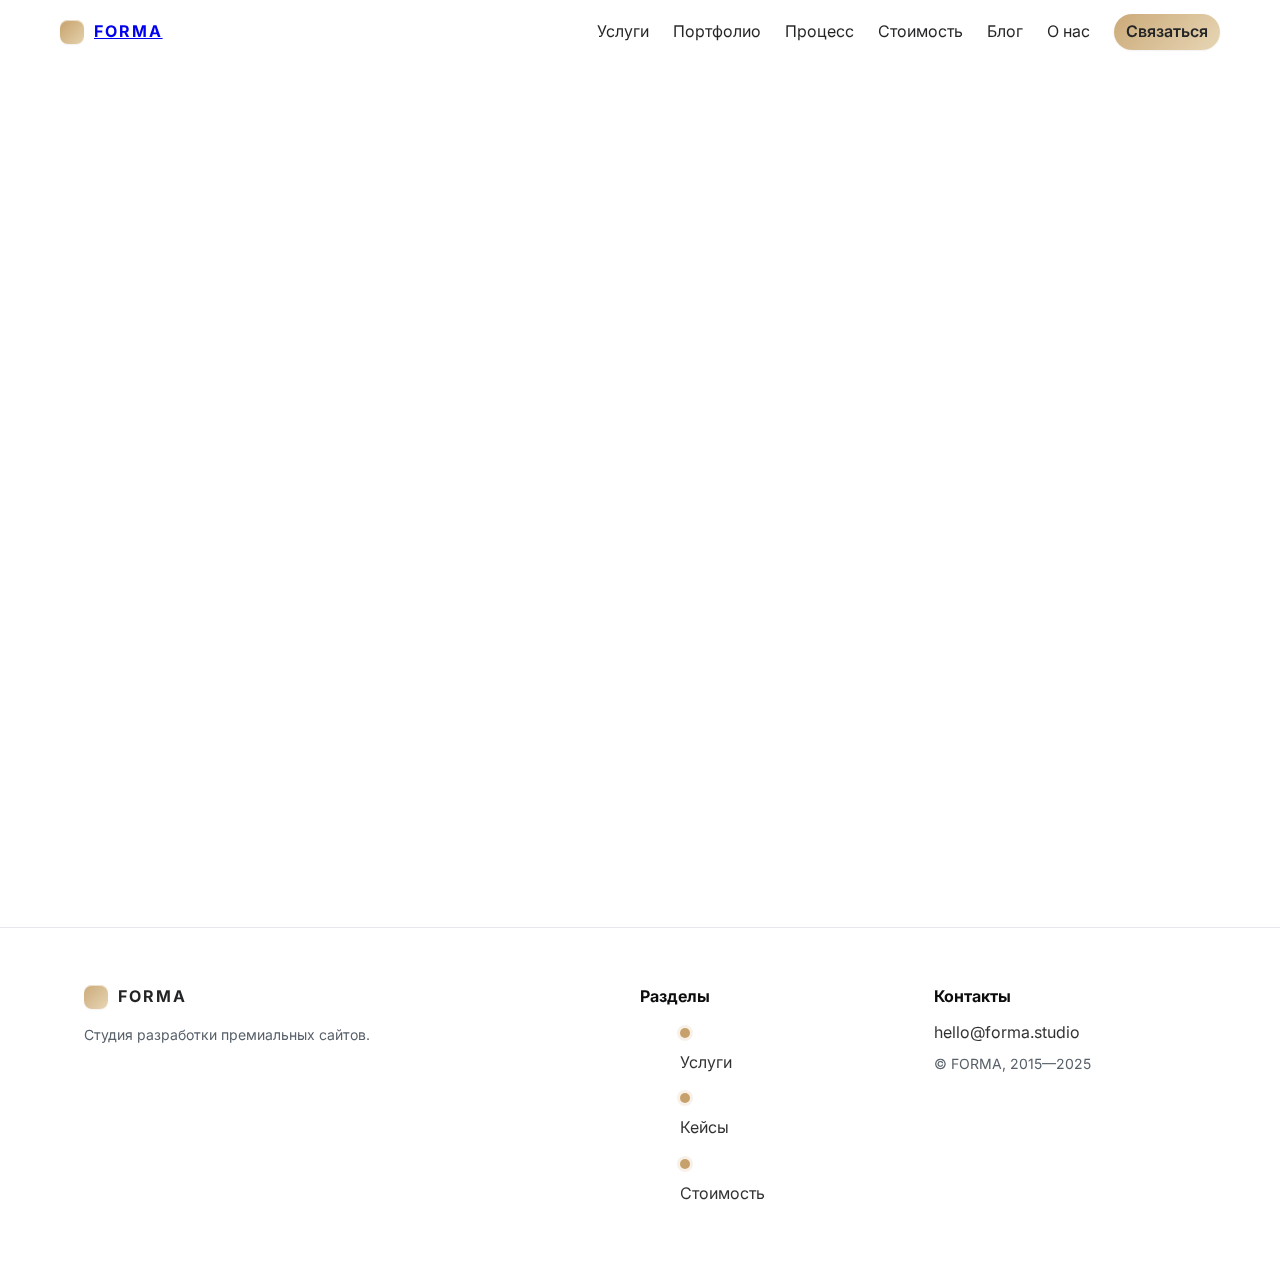
<file: blog/seo-foundation.html>
<!doctype html>
<html lang="ru">
<head>
  <meta charset="utf-8">
  <meta name="viewport" content="width=device-width, initial-scale=1">
  <title>SEO‑фундамент для нового сайта — Блог FORMA</title>
  <meta name="description" content="Чек‑лист по SEO‑базе: мета‑теги, robots, карта сайта, микроразметка и скорость.">
  <link rel="preconnect" href="https://fonts.googleapis.com">
  <link rel="preconnect" href="https://fonts.gstatic.com" crossorigin>
  <link href="https://fonts.googleapis.com/css2?family=Inter:wght@400;500;600;700&display=swap" rel="stylesheet">
  <link rel="stylesheet" href="../assets/css/style.css">
</head>
<body>
  <header class="header">
    <div class="container header__inner">
      <a href="../index.html" class="logo" aria-label="FORMA"><span class="logo__mark"></span>FORMA</a>
      <nav class="nav" data-nav>
        <a href="../services.html">Услуги</a>
        <a href="../portfolio.html">Портфолио</a>
        <a href="../process.html">Процесс</a>
        <a href="../pricing.html">Стоимость</a>
        <a href="../blog/">Блог</a>
        <a href="../about.html">О нас</a>
        <a href="../contact.html" class="btn btn--primary" style="height:36px;padding:0 12px">Связаться</a>
      </nav>
      <button class="mobile-toggle" data-mobile-toggle aria-label="Меню">
        <svg width="24" height="24" viewBox="0 0 24 24" fill="none"><path d="M4 7h16M4 12h16M4 17h16" stroke="#0c0d0f" stroke-width="2" stroke-linecap="round"/></svg>
      </button>
    </div>
  </header>

  <main>
    <article class="section">
      <div class="container">
        <div class="badge" data-reveal><span class="badge__dot"></span> Статья</div>
        <h1 style="margin-top:16px" data-reveal>SEO‑фундамент для нового сайта</h1>
        <p class="lead" data-reveal>Эта база нужна каждому сайту на старте. Без фанатизма — только то, что даёт эффект.</p>

        <div class="card" data-reveal>
          <h2>Чек‑лист</h2>
          <ul class="list">
            <li>Титулы и описания с ключами и смыслами</li>
            <li>Заголовки h1–h3 с иерархией</li>
            <li>ALT‑тексты и подписи к изображениям</li>
            <li>robots.txt и sitemap.xml</li>
            <li>Микроразметка (Organization, Breadcrumbs)</li>
            <li>Скорость: шрифты, изображения, кеш</li>
            <li>Аналитика и цели</li>
          </ul>
        </div>

        <div class="quote" style="margin-top:18px" data-reveal>
          <strong>Совет</strong>
          <p style="margin:8px 0 0">Сначала контент и структура, потом детали. Не перегружайте страницы ключами — думайте о пользователе.</p>
        </div>
        <div class="btns" style="margin-top:18px" data-reveal>
          <a class="btn" href="index.html">← Все статьи</a>
        </div>
      </div>
    </article>
  </main>

  <footer class="footer">
    <div class="container">
      <div class="footer__top">
        <div>
          <div class="logo"><span class="logo__mark"></span>FORMA</div>
          <p class="small" style="margin-top:8px">Студия разработки премиальных сайтов.</p>
        </div>
        <div>
          <strong>Разделы</strong>
          <ul class="list" style="margin-top:10px">
            <li style="grid-template-columns:auto 1fr"><span></span><a href="../services.html">Услуги</a></li>
            <li style="grid-template-columns:auto 1fr"><span></span><a href="../portfolio.html">Кейсы</a></li>
            <li style="grid-template-columns:auto 1fr"><span></span><a href="../pricing.html">Стоимость</a></li>
          </ul>
        </div>
        <div>
          <strong>Контакты</strong>
          <p style="margin:10px 0 0"><a href="mailto:hello@forma.studio">hello@forma.studio</a></p>
          <p class="small" style="margin-top:8px">© FORMA, 2015—2025</p>
        </div>
      </div>
    </div>
  </footer>
  <script src="../assets/js/main.js" defer></script>
</body>
</html>
</file>
<file: assets/css/style.css>
/* FORMA — минималистичный премиум-дизайн */
/* Типографика и базовые переменные */
:root {
  --page-bg: #ffffff;
  --surface: #f7f8f9;
  --text: #0c0d0f;
  --muted: #58606a;
  --accent: #c6a16b; /* золото */
  --accent-ink: #0c0d0f;
  --border: #e6e8eb;
  --radius: 14px;
  --shadow-sm: 0 1px 2px rgba(12,13,15,0.06);
  --shadow-md: 0 8px 24px rgba(12,13,15,0.08);
  --shadow-lg: 0 20px 50px rgba(12,13,15,0.10);
  --glass: rgba(255,255,255,0.6);
  --glass-strong: rgba(255,255,255,0.85);
}

* { box-sizing: border-box; }
html, body { height: 100%; }
body {
  margin: 0;
  background: var(--page-bg);
  color: var(--text);
  font-family: Inter, -apple-system, BlinkMacSystemFont, Segoe UI, Roboto, Helvetica, Arial, "Apple Color Emoji", "Segoe UI Emoji";
  font-size: 16px;
  line-height: 1.6;
  text-rendering: optimizeLegibility;
}
img { max-width: 100%; height: auto; display: block; }
svg { display: block; }

/* Базовая типографика */
p { margin: 0 0 12px; }

.container { max-width: 1160px; padding: 0 24px; margin: 0 auto; }
.section { padding: 72px 0; }
.section--tight { padding: 48px 0; }

h1, h2, h3 { margin: 0 0 16px; line-height: 1.2; letter-spacing: -0.02em; }
h1 { font-size: 48px; font-weight: 700; }
h2 { font-size: 32px; font-weight: 700; }
h3 { font-size: 22px; font-weight: 600; }

.lead { font-size: 18px; color: var(--muted); }
.small { font-size: 14px; color: var(--muted); }
.muted { color: var(--muted); }

hr { border: 0; height: 1px; background: var(--border); margin: 32px 0; }

/* Шапка — современный стеклянный бар */
.header { position: sticky; top: 0; z-index: 100; backdrop-filter: saturate(180%) blur(14px); background: var(--glass); border-bottom: 1px solid transparent; transition: background .2s ease, box-shadow .2s ease, border-color .2s ease; }
.header--scrolled { background: var(--glass-strong); border-bottom-color: var(--border); box-shadow: var(--shadow-md); }
.header__inner { display: flex; align-items: center; justify-content: space-between; min-height: 64px; padding: 10px 0; }
.logo { display: inline-flex; align-items: center; gap: 10px; font-weight: 700; letter-spacing: 0.12em; text-transform: uppercase; }
.logo__mark { width: 24px; height: 24px; border-radius: 8px; background: linear-gradient(135deg, var(--accent), #e5d2ad); box-shadow: inset 0 1px 0 rgba(255,255,255,.6), var(--shadow-sm); }

.nav { position: relative; display: flex; gap: 24px; align-items: center; }
.nav a { position: relative; text-decoration: none; color: var(--text); opacity: 0.9; padding: 6px 0; }
.nav a:hover { opacity: 1; }
.nav a::after { content: ""; position: absolute; left: 0; bottom: -6px; width: 100%; height: 2px; background: linear-gradient(90deg, var(--accent), #e5d2ad); transform: scaleX(0); transform-origin: left; transition: transform .2s ease; }
.nav a[aria-current="page"]::after, .nav a:hover::after { transform: scaleX(1); }
.nav .btn { padding: 0 14px; height: 38px; border-radius: 999px; border: 0; box-shadow: var(--shadow-sm); }
.nav .btn::after { display: none; }

.mobile-toggle { display: none; background: transparent; border: 0; padding: 8px; border-radius: 10px; }
.mobile-toggle:hover { background: rgba(0,0,0,0.04); }

/* Кнопки */
.btns { display: flex; gap: 12px; align-items: center; flex-wrap: wrap; }
.btn { display: inline-flex; align-items: center; justify-content: center; height: 44px; padding: 0 18px; border-radius: 12px; border: 1px solid var(--border); color: var(--text); background: #fff; text-decoration: none; font-weight: 600; box-shadow: var(--shadow-sm); transition: transform .15s ease, box-shadow .15s ease, background .2s ease; }
.btn:hover { transform: translateY(-1px); box-shadow: var(--shadow-md); }
.btn:active { transform: translateY(0); box-shadow: var(--shadow-sm); }
.btn--primary { background: linear-gradient(135deg, var(--accent), #e5d2ad); color: var(--accent-ink); border-color: rgba(0,0,0,0.06); }
.btn--ghost { background: transparent; border-style: dashed; }

/* Хиро */
.hero { padding: 96px 0 56px; position: relative; overflow: hidden; }
.hero::before { content: ""; position: absolute; top: -140px; right: -140px; width: 520px; height: 520px; background: radial-gradient(closest-side, rgba(198,161,107,0.18), transparent 70%); filter: blur(10px); pointer-events: none; }
.hero__title { font-size: 56px; line-height: 1.08; letter-spacing: -0.02em; }
.hero__wrap { display: grid; grid-template-columns: 1.2fr 0.8fr; gap: 56px; align-items: center; }
.hero__card { background: var(--surface); border: 1px solid var(--border); border-radius: 18px; padding: 24px; box-shadow: var(--shadow-lg); }
.hero__kpi { display: grid; grid-template-columns: repeat(3, 1fr); gap: 16px; margin-top: 24px; }
.kpi { background: #fff; border: 1px solid var(--border); border-radius: 14px; padding: 14px; text-align: center; box-shadow: var(--shadow-sm); }
.kpi strong { display: block; font-size: 20px; }
.kpi span { color: var(--muted); font-size: 13px; }

/* Визуал первого экрана */
.hero__visual { position: relative; min-height: 360px; }
.pv { position: absolute; background: #fff; border: 1px solid var(--border); border-radius: 16px; box-shadow: var(--shadow-lg); overflow: hidden; }
.pv--main { top: 28px; left: 50%; transform: translateX(-50%); width: 88%; height: 230px; }
.pv--card { bottom: -8px; left: -8px; width: 54%; height: 120px; transform: rotate(-2deg); }
.pv--chip { top: -8px; right: -8px; width: 210px; height: 66px; transform: rotate(2deg); }
.pv__header { height: 40px; background: linear-gradient(180deg, #fafbfc, #f3f4f5); border-bottom: 1px solid var(--border); display: flex; align-items: center; gap: 8px; padding: 0 12px; }
.pv__dot { width: 8px; height: 8px; border-radius: 9px; background: #d1d5db; }
.pv__body { padding: 14px; display: grid; grid-template-columns: 1fr 1fr; gap: 12px; align-items: start; }
.pv__line { height: 10px; border-radius: 6px; background: #eef1f4; }
.pv__cta { height: 36px; border-radius: 12px; background: linear-gradient(135deg, var(--accent), #e5d2ad); }
.pv__stat { display: flex; align-items: center; gap: 10px; padding: 12px; }
.pv__badge { padding: 6px 10px; border: 1px solid var(--border); border-radius: 999px; background: #fff; box-shadow: var(--shadow-sm); display: inline-flex; align-items: center; gap: 8px; }

/* Блоки */
.grid-3 { display: grid; grid-template-columns: repeat(3, 1fr); gap: 24px; }
.grid-2 { display: grid; grid-template-columns: repeat(2, 1fr); gap: 24px; }
.card { background: #fff; border: 1px solid var(--border); border-radius: 16px; padding: 20px; box-shadow: var(--shadow-sm); display: flex; flex-direction: column; gap: 8px; height: 100%; }
.card h3 { margin-bottom: 6px; }
.card p { margin: 0; }

/* Фичи на главной */
/* Вариант A — компактные фичи (оставляем на внутренних страницах при желании) */
.feature { background: #fff; border: 1px solid var(--border); border-radius: 16px; padding: 16px; box-shadow: var(--shadow-sm); display: flex; gap: 14px; align-items: flex-start; height: 100%; transition: box-shadow .2s ease, transform .15s ease, border-color .2s ease; }
.feature:hover { transform: translateY(-2px); box-shadow: var(--shadow-md); border-color: rgba(198,161,107,0.5); }
.feature__icon { width: 40px; height: 40px; border-radius: 999px; background: #fff; border: 2px solid var(--accent); box-shadow: var(--shadow-sm); display: inline-flex; align-items: center; justify-content: center; flex: 0 0 auto; }
.feature__icon svg { width: 20px; height: 20px; stroke: var(--accent-ink); stroke-width: 1.8; fill: none; }
.feature h3 { margin: 0 0 4px; font-size: 18px; }
.feature p { margin: 0; color: var(--muted); }

/* Вариант B — премиальные карточки (для главной) */
.feature-tile { position: relative; display: grid; align-content: start; gap: 12px; padding: 22px; background: #fff; border: 1px solid var(--border); border-radius: 22px; box-shadow: var(--shadow-sm); min-height: 280px; transition: transform .2s ease, box-shadow .2s ease, border-color .2s ease; }
.feature-tile::after { content: ""; position: absolute; inset: 0; border-radius: inherit; pointer-events: none; box-shadow: 0 20px 40px rgba(12,13,15,0.06); opacity: 0; transition: opacity .2s ease; }
.feature-tile:hover { transform: translateY(-3px); box-shadow: var(--shadow-md); border-color: rgba(198,161,107,0.6); }
.feature-tile:hover::after { opacity: 1; }
.feature-tile__icon { width: 64px; height: 64px; border-radius: 999px; border: 2px solid var(--accent); display: inline-grid; place-items: center; background: linear-gradient(180deg,#fff,#faf9f6); box-shadow: inset 0 1px 0 rgba(255,255,255,.7), 0 2px 6px rgba(12,13,15,0.06); }
.feature-tile__icon svg { width: 28px; height: 28px; stroke: var(--accent-ink); stroke-width: 1.8; fill: none; }
.feature-tile h3 { margin: 4px 0 0; font-size: 22px; letter-spacing: -0.01em; }
.feature-tile p { margin: 0; color: var(--muted); }

.badge { display: inline-flex; align-items: center; gap: 8px; padding: 6px 10px; border: 1px solid var(--border); border-radius: 999px; background: #fff; box-shadow: var(--shadow-sm); font-size: 13px; color: var(--muted); }
.badge__dot { width: 8px; height: 8px; border-radius: 99px; background: var(--accent); }

.list { display: grid; gap: 10px; }
.list li { display: grid; grid-template-columns: 20px 1fr; gap: 12px; align-items: start; }
.list li::before { content: ""; width: 10px; height: 10px; margin-top: 8px; border-radius: 50%; background: var(--accent); box-shadow: 0 0 0 3px rgba(198,161,107,0.15); }

.table { width: 100%; border-collapse: collapse; border: 1px solid var(--border); border-radius: 14px; overflow: hidden; box-shadow: var(--shadow-sm); }
.table th, .table td { padding: 14px 16px; border-bottom: 1px solid var(--border); text-align: left; }
.table thead th { background: var(--surface); font-weight: 600; }
.table tbody tr:hover { background: #fffaf1; }

.quote { padding: 18px; border: 1px solid var(--border); border-radius: 14px; background: #fff; box-shadow: var(--shadow-sm); }

/* Подвал */
/* Подвал — современная сетка */
.footer { padding: 56px 0; border-top: 1px solid var(--border); background: #fff; }
.footer__top { display: grid; grid-template-columns: 2fr 1fr 1fr; gap: 32px; align-items: start; }
.footer .logo { opacity: 0.9; }
.footer a { color: var(--text); text-decoration: none; opacity: 0.85; transition: opacity .2s ease; }
.footer a:hover { opacity: 1; }
.footer .list li { grid-template-columns: 14px 1fr; }

/* Формы */
.input { width: 100%; height: 44px; border-radius: 12px; border: 1px solid var(--border); padding: 0 14px; background: #fff; outline: none; transition: box-shadow .2s ease, border-color .2s ease; }
.input:focus { border-color: var(--accent); box-shadow: 0 0 0 4px rgba(198,161,107,0.2); }
.textarea { width: 100%; min-height: 120px; border-radius: 12px; border: 1px solid var(--border); padding: 12px 14px; background: #fff; outline: none; transition: box-shadow .2s ease, border-color .2s ease; resize: vertical; }
.textarea:focus { border-color: var(--accent); box-shadow: 0 0 0 4px rgba(198,161,107,0.2); }

/* Медиа */
@media (max-width: 1200px) {
  .grid-3 { grid-template-columns: repeat(2, 1fr); }
}

@media (max-width: 960px) {
  h1 { font-size: 36px; }
  h2 { font-size: 28px; }
  .hero { padding: 88px 0 40px; }
  .hero__wrap { grid-template-columns: 1fr; gap: 24px; }
  .hero__kpi { grid-template-columns: repeat(3, 1fr); }
  .grid-3 { grid-template-columns: 1fr; }
  .grid-2 { grid-template-columns: 1fr; }
  .footer__top { grid-template-columns: 1fr 1fr; gap: 24px; }
  .nav { display: none; position: fixed; top: 72px; left: 16px; right: 16px; background: #fff; border: 1px solid var(--border); border-radius: 14px; padding: 12px; box-shadow: var(--shadow-lg); }
  .nav.is-open { display: grid; gap: 10px; padding: 12px; }
  .mobile-toggle { display: inline-flex; }
}

@media (max-width: 560px) {
  .hero__kpi { grid-template-columns: 1fr; }
}

/* Анимации */
.fade-in { opacity: 0; transform: translateY(8px); animation: fadeIn .6s ease forwards; }
@keyframes fadeIn { to { opacity: 1; transform: none; } }
</file>
